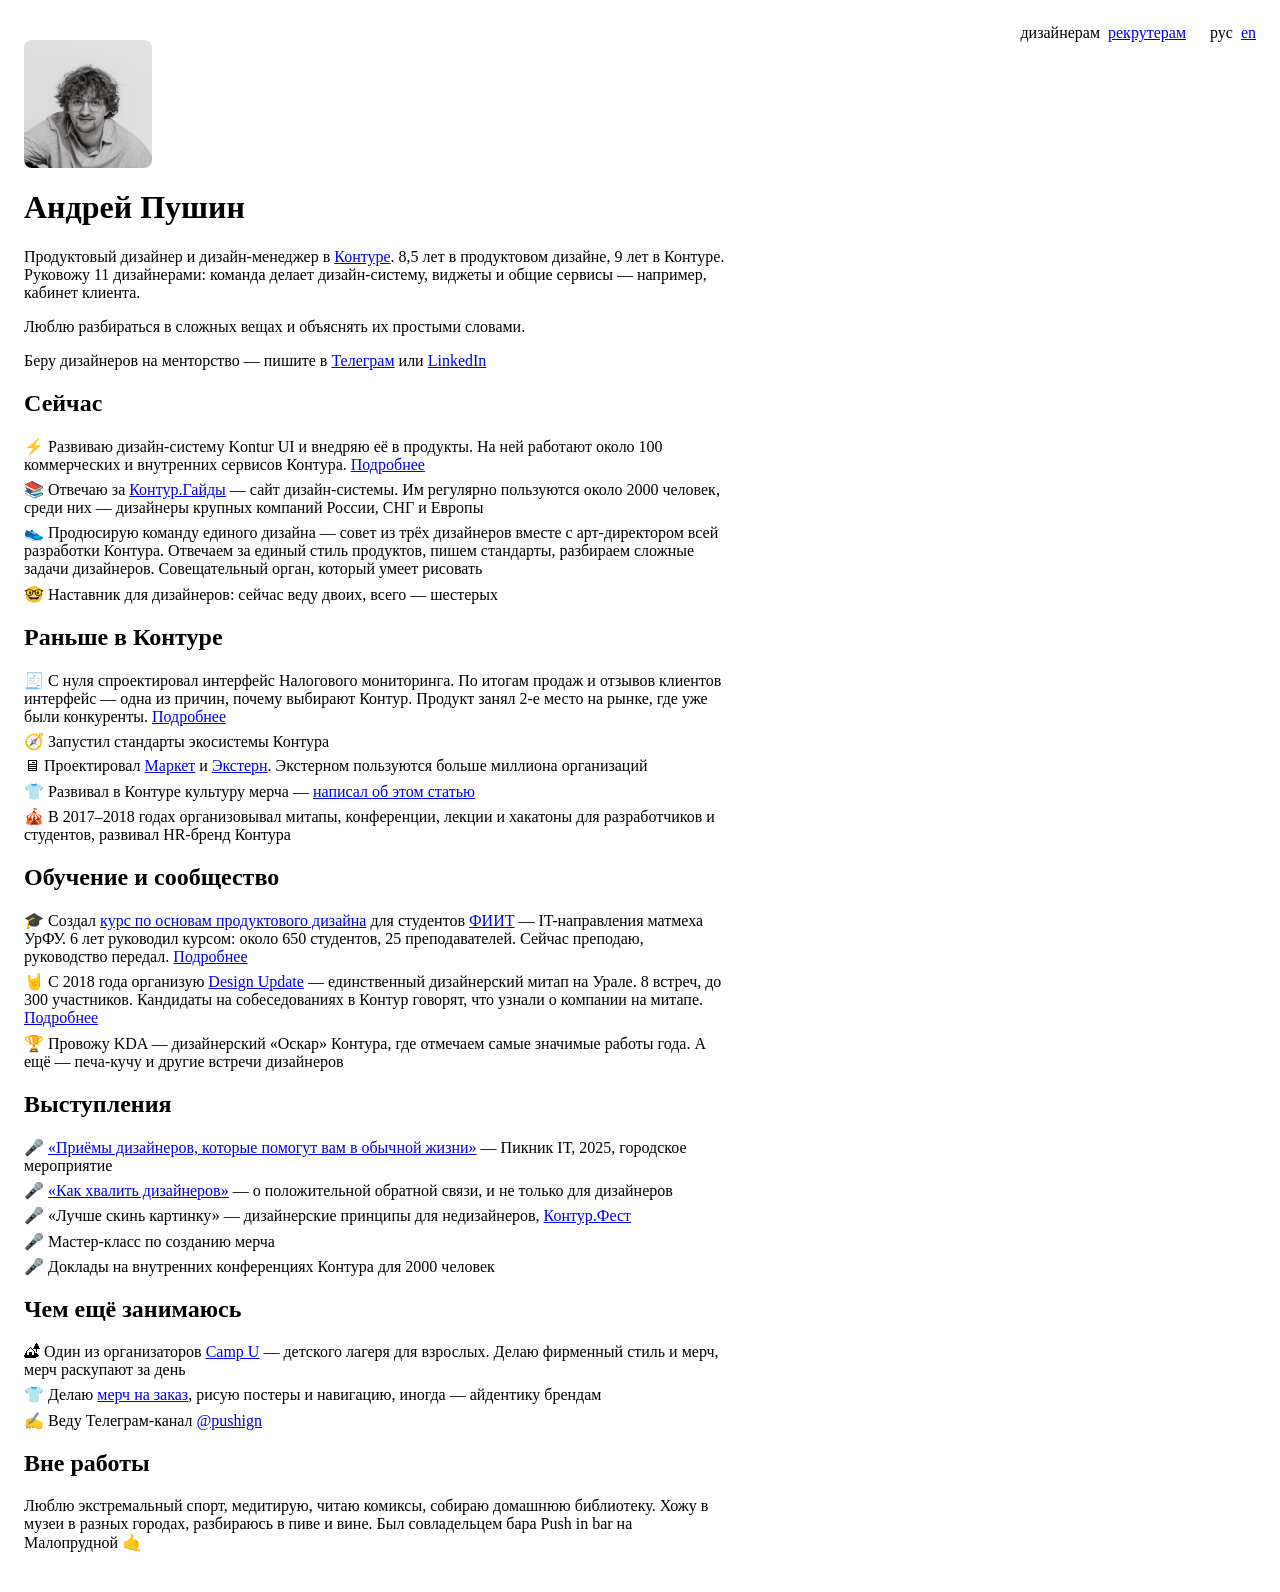
<file: index.html>
<!DOCTYPE html>
<html lang="ru">
<head>
    <meta charset="UTF-8">
    <meta name="viewport" content="width=device-width, initial-scale=1.0">
    <title>Андрей Пушин</title>
    <meta name="description" content="Продуктовый дизайнер и дизайн-менеджер в Контуре: 8,5 лет в дизайне, команда из 11 дизайнеров, дизайн-система Kontur UI для 100 продуктов.">
    <meta property="og:type" content="website">
    <meta property="og:locale" content="ru_RU">
    <meta property="og:url" content="https://www.pushinandrej.ru/">
    <meta property="og:title" content="Андрей Пушин">
    <meta property="og:description" content="Продуктовый дизайнер и дизайн-менеджер в Контуре: 8,5 лет в дизайне, команда из 11 дизайнеров, дизайн-система Kontur UI для 100 продуктов.">
    <meta property="og:image" content="https://www.pushinandrej.ru/photo.jpg">
    <link rel="alternate" hreflang="ru" href="https://www.pushinandrej.ru/">
    <link rel="alternate" hreflang="en" href="https://www.pushinandrej.ru/en/">
    <link rel="stylesheet" href="style.css">
</head>
<body>
    <nav class="switch">
        <span><b aria-current="page">дизайнерам</b> <a href="recruiters/">рекрутерам</a></span>
        <span><b aria-current="page">рус</b> <a href="en/">en</a></span>
    </nav>

    <img class="photo" src="photo.jpg" alt="Андрей Пушин">

    <h1>Андрей Пушин</h1>

    <p>
        Продуктовый дизайнер и дизайн-менеджер в <a href="https://kontur.ru/">Контуре</a>. 8,5 лет в продуктовом дизайне, 9 лет в Контуре. Руковожу 11 дизайнерами: команда делает дизайн-систему, виджеты и общие сервисы — например, кабинет клиента.
    </p>

    <p>
        Люблю разбираться в сложных вещах и объяснять их простыми словами.
    </p>

    <p>
        Беру дизайнеров на менторство — пишите в <a href="https://t.me/pushinandrej">Телеграм</a> или <a href="https://www.linkedin.com/in/pushinandrej/">LinkedIn</a>
    </p>

    <h2>Сейчас</h2>

    <ul class="emoji">
        <li>⚡️ Развиваю дизайн-систему Kontur UI и внедряю её в продукты. На ней работают около 100 коммерческих и внутренних сервисов Контура. <a href="cases/kontur-ui/">Подробнее</a></li>
        <li>📚 Отвечаю за <a href="https://guides.kontur.ru/">Контур.Гайды</a> — сайт дизайн-системы. Им регулярно пользуются около 2000 человек, среди них — дизайнеры крупных компаний России, СНГ и Европы</li>
        <li>👟 Продюсирую команду единого дизайна — совет из трёх дизайнеров вместе с арт-директором всей разработки Контура. Отвечаем за единый стиль продуктов, пишем стандарты, разбираем сложные задачи дизайнеров. Совещательный орган, который умеет рисовать</li>
        <li>🤓 Наставник для дизайнеров: сейчас веду двоих, всего — шестерых</li>
    </ul>

    <h2>Раньше в Контуре</h2>

    <ul class="emoji">
        <li>🧾 С нуля спроектировал интерфейс Налогового мониторинга. По итогам продаж и отзывов клиентов интерфейс — одна из причин, почему выбирают Контур. Продукт занял 2-е место на рынке, где уже были конкуренты. <a href="cases/tax-monitoring/">Подробнее</a></li>
        <li>🧭 Запустил стандарты экосистемы Контура</li>
        <li>🖥 Проектировал <a href="https://kontur.ru/market">Маркет</a> и <a href="https://kontur.ru/extern">Экстерн</a>. Экстерном пользуются больше миллиона организаций</li>
        <li>👕 Развивал в Контуре культуру мерча — <a href="https://medium.com/@pushinandrej/%D0%BC%D0%B5%D1%80%D1%87-%D0%BC%D0%B5%D1%80%D1%87-%D0%BC%D0%B5%D1%80%D1%87-20f6f4611e32">написал об этом статью</a></li>
        <li>🎪 В 2017–2018 годах организовывал митапы, конференции, лекции и хакатоны для разработчиков и студентов, развивал HR-бренд Контура</li>
    </ul>

    <h2>Обучение и сообщество</h2>

    <ul class="emoji">
        <li>🎓 Создал <a href="https://vk.com/@fiiturfu-kak-my-proveli-kurs-po-osnovam-dizaina-dlya-programmistov">курс по основам продуктового дизайна</a> для студентов <a href="https://vk.com/fiiturfu">ФИИТ</a> — IT-направления матмеха УрФУ. 6 лет руководил курсом: около 650 студентов, 25 преподавателей. Сейчас преподаю, руководство передал. <a href="cases/fiit/">Подробнее</a></li>
        <li>🤘 С 2018 года организую <a href="https://vk.com/designupd">Design Update</a> — единственный дизайнерский митап на Урале. 8 встреч, до 300 участников. Кандидаты на собеседованиях в Контур говорят, что узнали о компании на митапе. <a href="cases/design-update/">Подробнее</a></li>
        <li>🏆 Провожу KDA — дизайнерский «Оскар» Контура, где отмечаем самые значимые работы года. А ещё — печа-кучу и другие встречи дизайнеров</li>
    </ul>

    <h2>Выступления</h2>

    <ul class="emoji">
        <li>🎤 <a href="https://www.instagram.com/p/DObARlJjM_2/">«Приёмы дизайнеров, которые помогут вам в обычной жизни»</a> — Пикник IT, 2025, городское мероприятие</li>
        <li>🎤 <a href="https://www.youtube.com/watch?v=ip-nRP-AMJE">«Как хвалить дизайнеров»</a> — о положительной обратной связи, и не только для дизайнеров</li>
        <li>🎤 «Лучше скинь картинку» — дизайнерские принципы для недизайнеров, <a href="https://kontur.ru/lp/kontur-fest">Контур.Фест</a></li>
        <li>🎤 Мастер-класс по созданию мерча</li>
        <li>🎤 Доклады на внутренних конференциях Контура для 2000 человек</li>
    </ul>

    <h2>Чем ещё занимаюсь</h2>

    <ul class="emoji">
        <li>🏕 Один из организаторов <a href="https://t.me/camp_u">Camp U</a> — детского лагеря для взрослых. Делаю фирменный стиль и мерч, мерч раскупают за день</li>
        <li>👕 Делаю <a href="merch/">мерч на заказ</a>, рисую постеры и навигацию, иногда — айдентику брендам</li>
        <li>✍️ Веду Телеграм-канал <a href="https://t.me/pushign">@pushign</a></li>
    </ul>

    <h2>Вне работы</h2>

    <p>
        Люблю экстремальный спорт, медитирую, читаю комиксы, собираю домашнюю библиотеку. Хожу в музеи в разных городах, разбираюсь в пиве и вине. Был совладельцем бара Push in bar на Малопрудной 🤙
    </p>
</body>
</html>
</file>
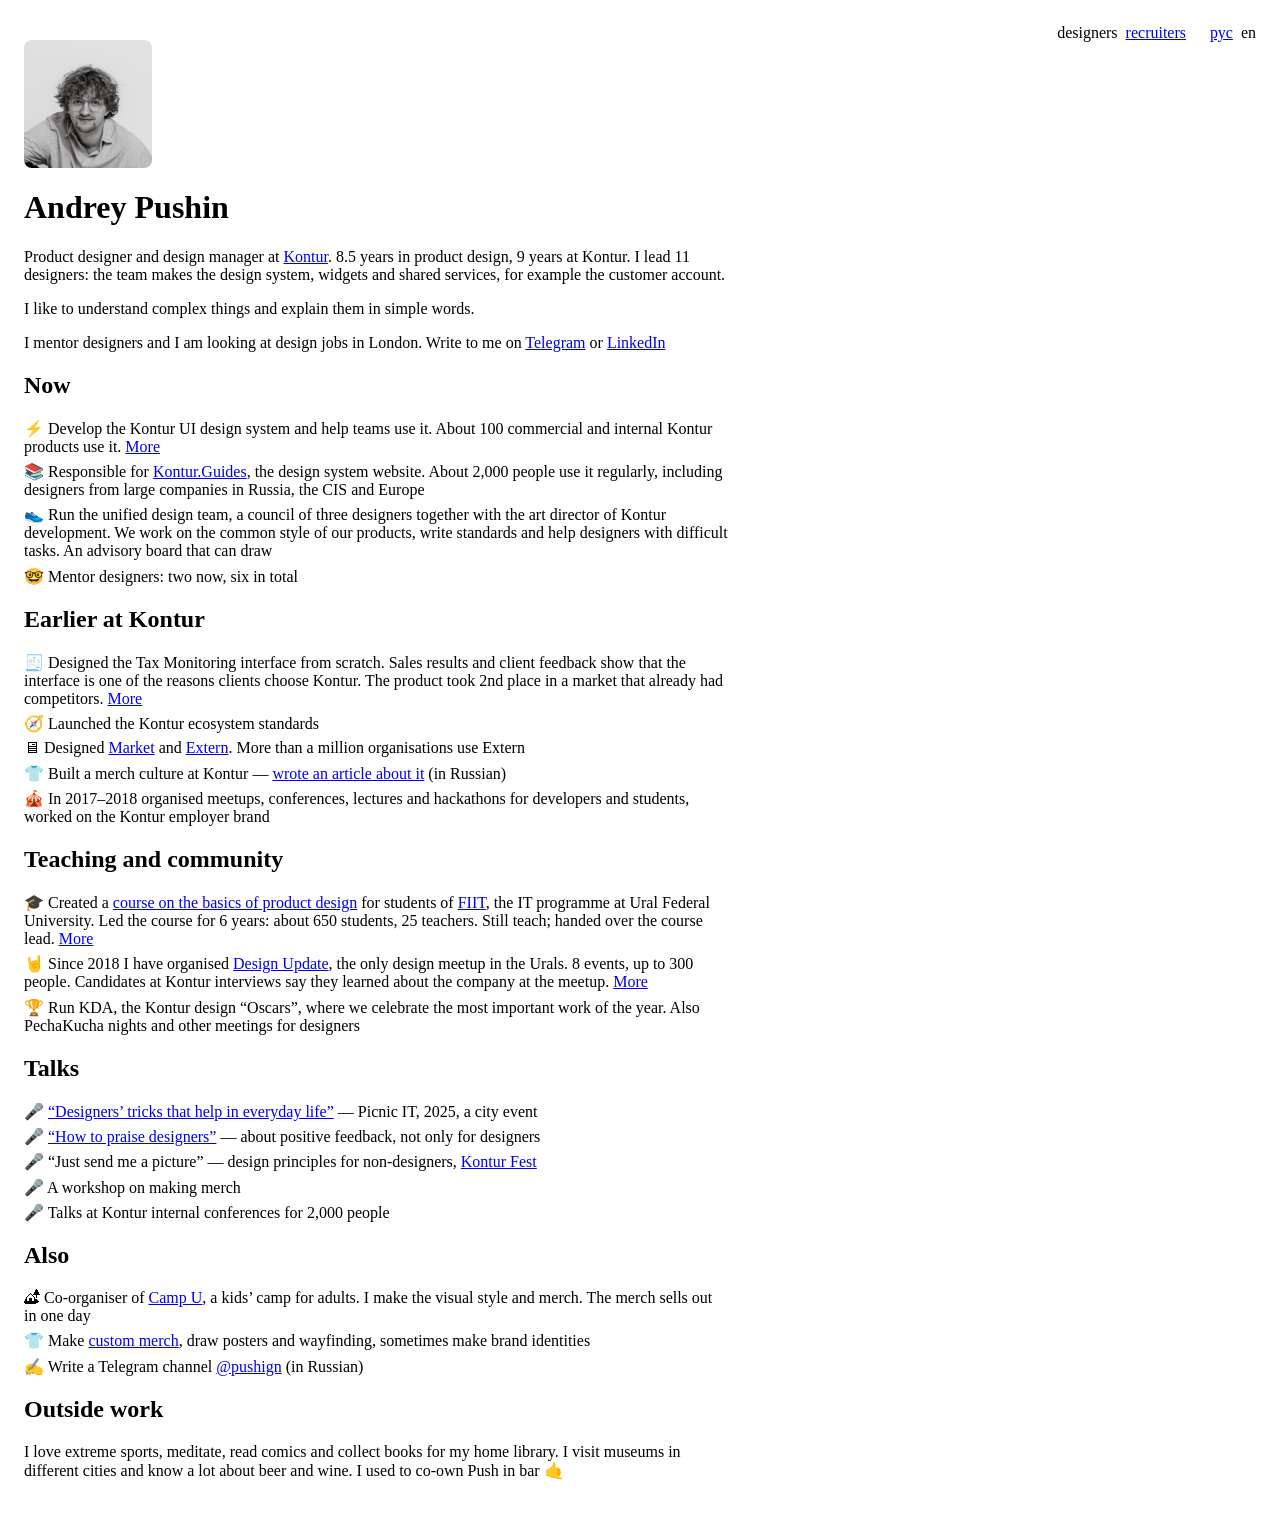
<file: en/index.html>
<!DOCTYPE html>
<html lang="en">
<head>
    <meta charset="UTF-8">
    <meta name="viewport" content="width=device-width, initial-scale=1.0">
    <title>Andrey Pushin</title>
    <meta name="description" content="Product designer and design manager at Kontur: 8.5 years in design, a team of 11 designers, the Kontur UI design system for 100 products.">
    <meta property="og:type" content="website">
    <meta property="og:locale" content="en_GB">
    <meta property="og:url" content="https://www.pushinandrej.ru/en/">
    <meta property="og:title" content="Andrey Pushin">
    <meta property="og:description" content="Product designer and design manager at Kontur: 8.5 years in design, a team of 11 designers, the Kontur UI design system for 100 products.">
    <meta property="og:image" content="https://www.pushinandrej.ru/photo.jpg">
    <link rel="alternate" hreflang="ru" href="https://www.pushinandrej.ru/">
    <link rel="alternate" hreflang="en" href="https://www.pushinandrej.ru/en/">
    <link rel="stylesheet" href="../style.css">
</head>
<body>
    <nav class="switch">
        <span><b aria-current="page">designers</b> <a href="recruiters/">recruiters</a></span>
        <span><a href="../">рус</a> <b aria-current="page">en</b></span>
    </nav>

    <img class="photo" src="../photo.jpg" alt="Andrey Pushin">

    <h1>Andrey Pushin</h1>

    <p>
        Product designer and design manager at <a href="https://kontur.ru/">Kontur</a>. 8.5 years in product design, 9 years at Kontur. I lead 11 designers: the team makes the design system, widgets and shared services, for example the customer account.
    </p>

    <p>
        I like to understand complex things and explain them in simple words.
    </p>

    <p>
        I mentor designers and I am looking at design jobs in London. Write to me on <a href="https://t.me/pushinandrej">Telegram</a> or <a href="https://www.linkedin.com/in/pushinandrej/">LinkedIn</a>
    </p>

    <h2>Now</h2>

    <ul class="emoji">
        <li>⚡️ Develop the Kontur UI design system and help teams use it. About 100 commercial and internal Kontur products use it. <a href="cases/kontur-ui/">More</a></li>
        <li>📚 Responsible for <a href="https://guides.kontur.ru/">Kontur.Guides</a>, the design system website. About 2,000 people use it regularly, including designers from large companies in Russia, the CIS and Europe</li>
        <li>👟 Run the unified design team, a council of three designers together with the art director of Kontur development. We work on the common style of our products, write standards and help designers with difficult tasks. An advisory board that can draw</li>
        <li>🤓 Mentor designers: two now, six in total</li>
    </ul>

    <h2>Earlier at Kontur</h2>

    <ul class="emoji">
        <li>🧾 Designed the Tax Monitoring interface from scratch. Sales results and client feedback show that the interface is one of the reasons clients choose Kontur. The product took 2nd place in a market that already had competitors. <a href="cases/tax-monitoring/">More</a></li>
        <li>🧭 Launched the Kontur ecosystem standards</li>
        <li>🖥 Designed <a href="https://kontur.ru/market">Market</a> and <a href="https://kontur.ru/extern">Extern</a>. More than a million organisations use Extern</li>
        <li>👕 Built a merch culture at Kontur — <a href="https://medium.com/@pushinandrej/%D0%BC%D0%B5%D1%80%D1%87-%D0%BC%D0%B5%D1%80%D1%87-%D0%BC%D0%B5%D1%80%D1%87-20f6f4611e32">wrote an article about it</a> (in Russian)</li>
        <li>🎪 In 2017–2018 organised meetups, conferences, lectures and hackathons for developers and students, worked on the Kontur employer brand</li>
    </ul>

    <h2>Teaching and community</h2>

    <ul class="emoji">
        <li>🎓 Created a <a href="https://vk.com/@fiiturfu-kak-my-proveli-kurs-po-osnovam-dizaina-dlya-programmistov">course on the basics of product design</a> for students of <a href="https://vk.com/fiiturfu">FIIT</a>, the IT programme at Ural Federal University. Led the course for 6 years: about 650 students, 25 teachers. Still teach; handed over the course lead. <a href="cases/fiit/">More</a></li>
        <li>🤘 Since 2018 I have organised <a href="https://vk.com/designupd">Design Update</a>, the only design meetup in the Urals. 8 events, up to 300 people. Candidates at Kontur interviews say they learned about the company at the meetup. <a href="cases/design-update/">More</a></li>
        <li>🏆 Run KDA, the Kontur design “Oscars”, where we celebrate the most important work of the year. Also PechaKucha nights and other meetings for designers</li>
    </ul>

    <h2>Talks</h2>

    <ul class="emoji">
        <li>🎤 <a href="https://www.instagram.com/p/DObARlJjM_2/">“Designers’ tricks that help in everyday life”</a> — Picnic IT, 2025, a city event</li>
        <li>🎤 <a href="https://www.youtube.com/watch?v=ip-nRP-AMJE">“How to praise designers”</a> — about positive feedback, not only for designers</li>
        <li>🎤 “Just send me a picture” — design principles for non-designers, <a href="https://kontur.ru/lp/kontur-fest">Kontur Fest</a></li>
        <li>🎤 A workshop on making merch</li>
        <li>🎤 Talks at Kontur internal conferences for 2,000 people</li>
    </ul>

    <h2>Also</h2>

    <ul class="emoji">
        <li>🏕 Co-organiser of <a href="https://t.me/camp_u">Camp U</a>, a kids’ camp for adults. I make the visual style and merch. The merch sells out in one day</li>
        <li>👕 Make <a href="merch/">custom merch</a>, draw posters and wayfinding, sometimes make brand identities</li>
        <li>✍️ Write a Telegram channel <a href="https://t.me/pushign">@pushign</a> (in Russian)</li>
    </ul>

    <h2>Outside work</h2>

    <p>
        I love extreme sports, meditate, read comics and collect books for my home library. I visit museums in different cities and know a lot about beer and wine. I used to co-own Push in bar 🤙
    </p>
</body>
</html>
</file>
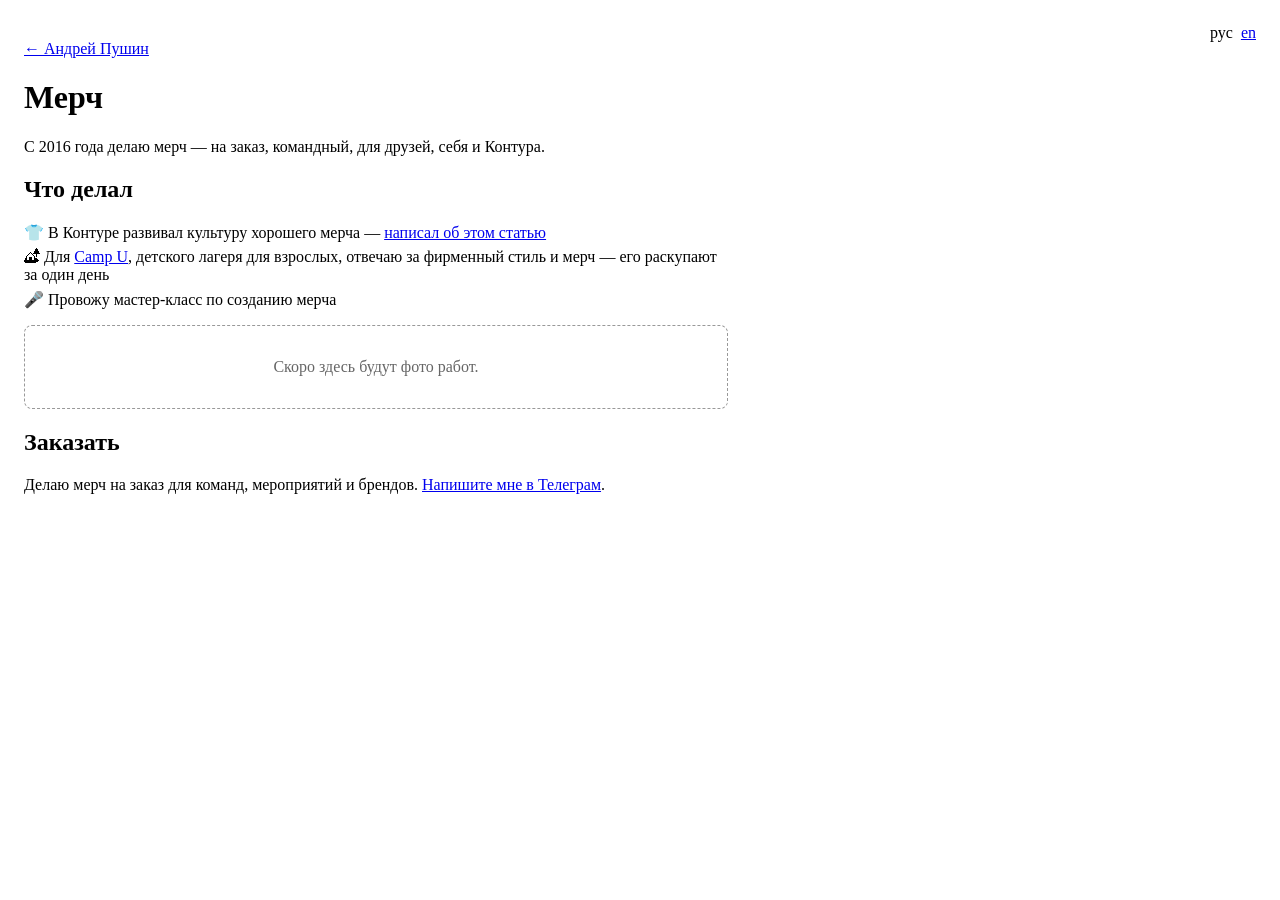
<file: merch/index.html>
<!DOCTYPE html>
<html lang="ru">
<head>
    <meta charset="UTF-8">
    <meta name="viewport" content="width=device-width, initial-scale=1.0">
    <title>Мерч — Андрей Пушин</title>
    <meta name="description" content="Мерч на заказ: командный, для мероприятий и брендов. Делаю с 2016 года.">
    <!-- Заготовка: не показывать в поиске, пока страница не готова -->
    <meta name="robots" content="noindex">
    <meta property="og:type" content="website">
    <meta property="og:locale" content="ru_RU">
    <meta property="og:url" content="https://www.pushinandrej.ru/merch/">
    <meta property="og:title" content="Мерч — Андрей Пушин">
    <meta property="og:description" content="Мерч на заказ: командный, для мероприятий и брендов. Делаю с 2016 года.">
    <meta property="og:image" content="https://www.pushinandrej.ru/photo.jpg">
    <link rel="alternate" hreflang="ru" href="https://www.pushinandrej.ru/merch/">
    <link rel="alternate" hreflang="en" href="https://www.pushinandrej.ru/en/merch/">
    <link rel="stylesheet" href="../style.css">
</head>
<body>
    <nav class="switch">
        <span><b aria-current="page">рус</b> <a href="../en/merch/">en</a></span>
    </nav>

    <p><a href="../">← Андрей Пушин</a></p>

    <h1>Мерч</h1>

    <p>
        С 2016 года делаю мерч — на заказ, командный, для друзей, себя и Контура.
    </p>

    <h2>Что делал</h2>

    <ul class="emoji">
        <li>👕 В Контуре развивал культуру хорошего мерча — <a href="https://medium.com/@pushinandrej/%D0%BC%D0%B5%D1%80%D1%87-%D0%BC%D0%B5%D1%80%D1%87-%D0%BC%D0%B5%D1%80%D1%87-20f6f4611e32">написал об этом статью</a></li>
        <li>🏕 Для <a href="https://t.me/camp_u">Camp U</a>, детского лагеря для взрослых, отвечаю за фирменный стиль и мерч — его раскупают за один день</li>
        <li>🎤 Провожу мастер-класс по созданию мерча</li>
    </ul>

    <!-- TODO: фото работ (5–10), для кого и что делал -->
    <p class="placeholder">Скоро здесь будут фото работ.</p>

    <h2>Заказать</h2>

    <p>
        Делаю мерч на заказ для команд, мероприятий и брендов. <a href="https://t.me/pushinandrej">Напишите мне в Телеграм</a>.
    </p>
</body>
</html>
</file>
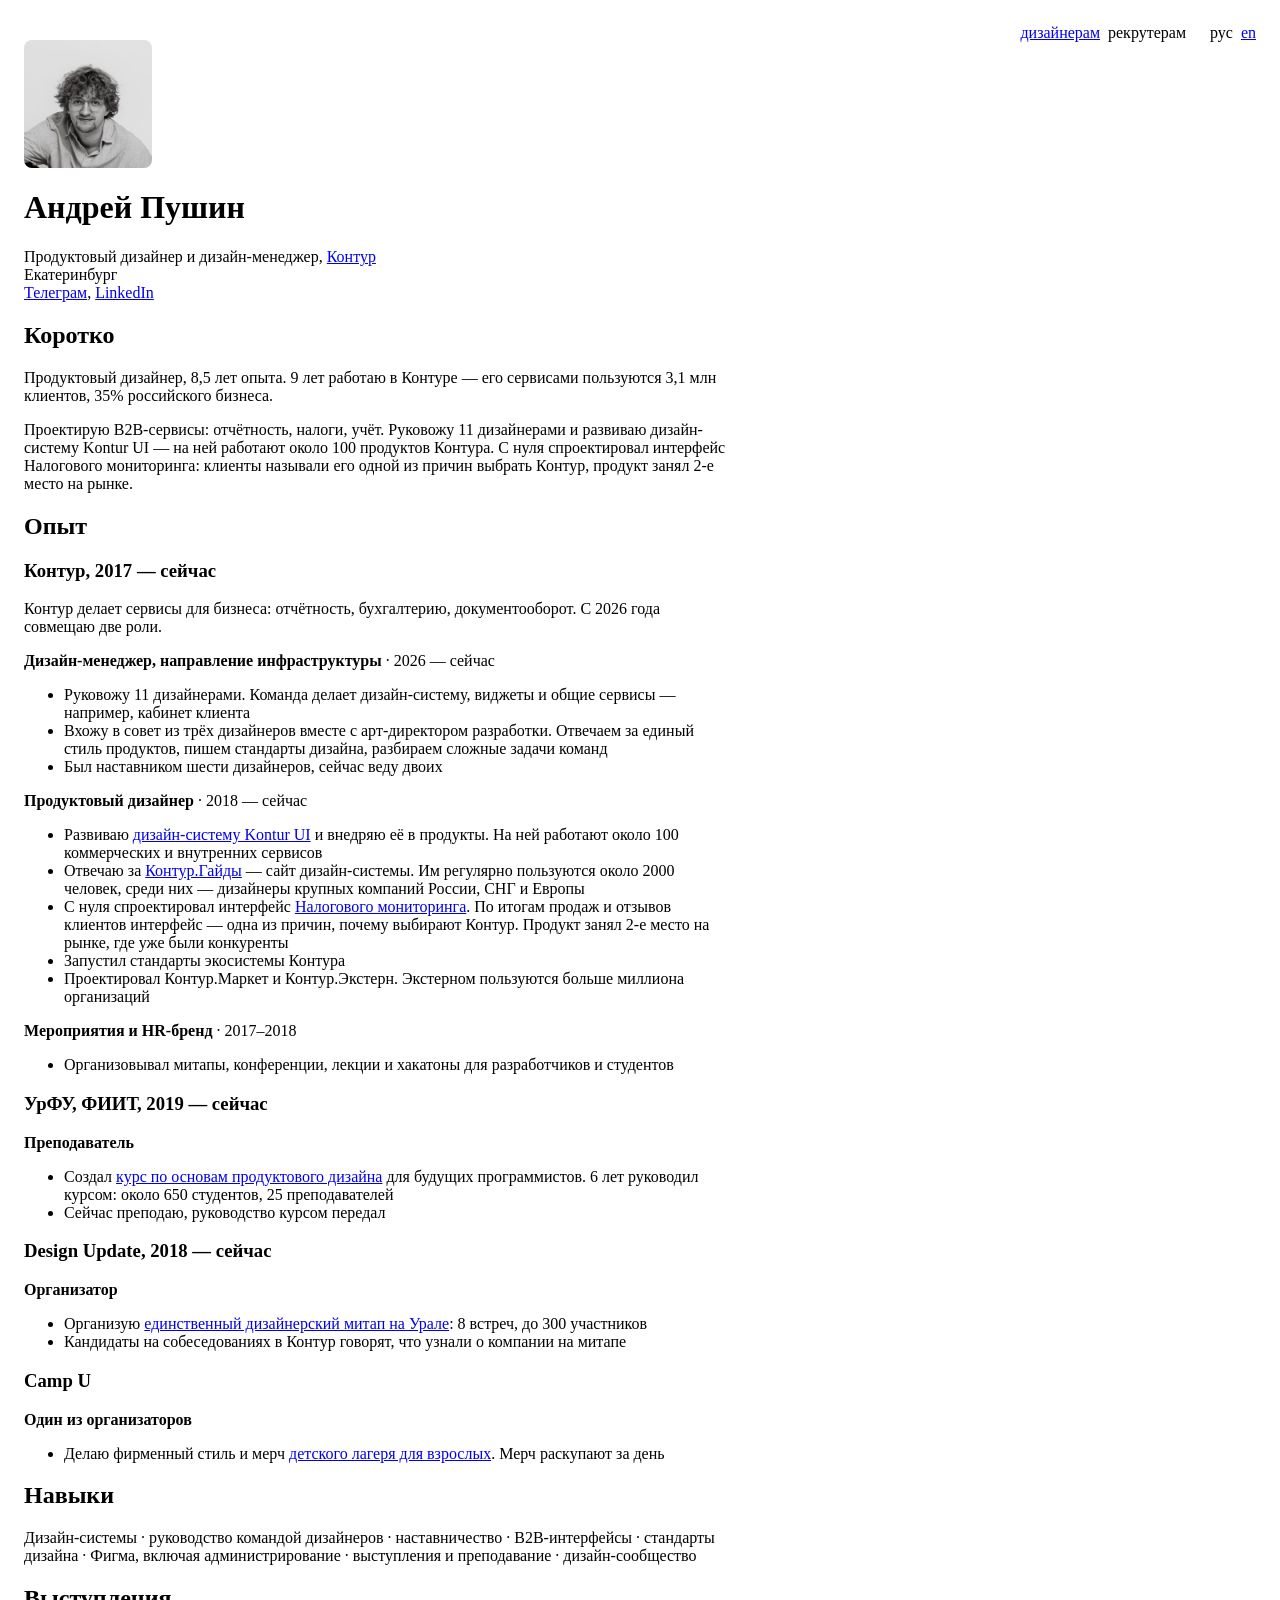
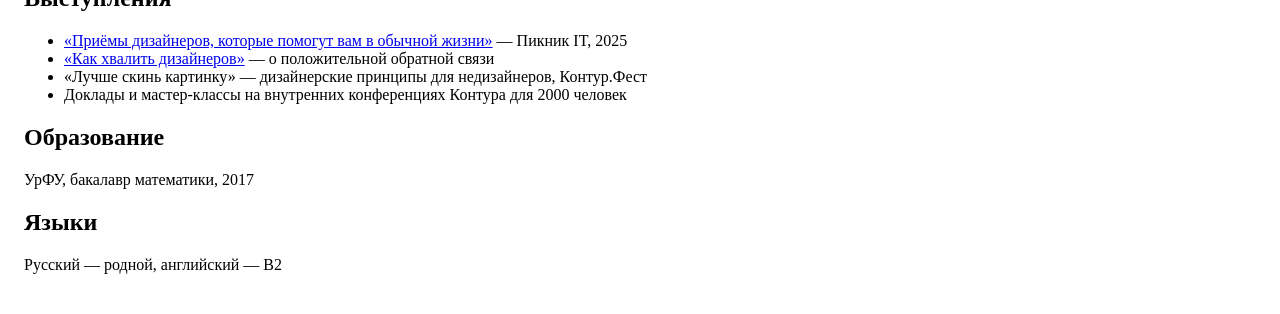
<file: recruiters/index.html>
<!DOCTYPE html>
<html lang="ru">
<head>
    <meta charset="UTF-8">
    <meta name="viewport" content="width=device-width, initial-scale=1.0">
    <title>Андрей Пушин — резюме</title>
    <meta name="description" content="Продуктовый дизайнер и дизайн-менеджер в Контуре. 8 лет проектирую B2B-сервисы, руковожу 11 дизайнерами, развиваю дизайн-систему Kontur UI.">
    <meta property="og:type" content="website">
    <meta property="og:locale" content="ru_RU">
    <meta property="og:url" content="https://www.pushinandrej.ru/recruiters/">
    <meta property="og:title" content="Андрей Пушин — резюме">
    <meta property="og:description" content="Продуктовый дизайнер и дизайн-менеджер в Контуре. 8 лет проектирую B2B-сервисы, руковожу 11 дизайнерами, развиваю дизайн-систему Kontur UI.">
    <meta property="og:image" content="https://www.pushinandrej.ru/photo.jpg">
    <link rel="alternate" hreflang="ru" href="https://www.pushinandrej.ru/recruiters/">
    <link rel="alternate" hreflang="en" href="https://www.pushinandrej.ru/en/recruiters/">
    <link rel="stylesheet" href="../style.css">
</head>
<body>
    <nav class="switch">
        <span><a href="../">дизайнерам</a> <b aria-current="page">рекрутерам</b></span>
        <span><b aria-current="page">рус</b> <a href="../en/recruiters/">en</a></span>
    </nav>

    <img class="photo" src="../photo.jpg" alt="Андрей Пушин">

    <h1>Андрей Пушин</h1>

    <p>
        Продуктовый дизайнер и дизайн-менеджер, <a href="https://kontur.ru/">Контур</a><br>
        Екатеринбург<br>
        <a href="https://t.me/pushinandrej">Телеграм</a>, <a href="https://www.linkedin.com/in/pushinandrej/">LinkedIn</a>
    </p>

    <h2>Коротко</h2>

    <p>
        Продуктовый дизайнер, 8,5 лет опыта. 9 лет работаю в Контуре — его сервисами пользуются 3,1 млн клиентов, 35% российского бизнеса.
    </p>

    <p>
        Проектирую B2B-сервисы: отчётность, налоги, учёт. Руковожу 11 дизайнерами и развиваю дизайн-систему Kontur UI — на ней работают около 100 продуктов Контура. С нуля спроектировал интерфейс Налогового мониторинга: клиенты называли его одной из причин выбрать Контур, продукт занял 2-е место на рынке.
    </p>

    <h2>Опыт</h2>

    <h3>Контур, 2017 — сейчас</h3>

    <p>Контур делает сервисы для бизнеса: отчётность, бухгалтерию, документооборот. С 2026 года совмещаю две роли.</p>

    <p><b>Дизайн-менеджер, направление инфраструктуры</b> · 2026 — сейчас</p>
    <ul>
        <li>Руковожу 11 дизайнерами. Команда делает дизайн-систему, виджеты и общие сервисы — например, кабинет клиента</li>
        <li>Вхожу в совет из трёх дизайнеров вместе с арт-директором разработки. Отвечаем за единый стиль продуктов, пишем стандарты дизайна, разбираем сложные задачи команд</li>
        <li>Был наставником шести дизайнеров, сейчас веду двоих</li>
    </ul>

    <p><b>Продуктовый дизайнер</b> · 2018 — сейчас</p>
    <ul>
        <li>Развиваю <a href="../cases/kontur-ui/">дизайн-систему Kontur UI</a> и внедряю её в продукты. На ней работают около 100 коммерческих и внутренних сервисов</li>
        <li>Отвечаю за <a href="https://guides.kontur.ru/">Контур.Гайды</a> — сайт дизайн-системы. Им регулярно пользуются около 2000 человек, среди них — дизайнеры крупных компаний России, СНГ и Европы</li>
        <li>С нуля спроектировал интерфейс <a href="../cases/tax-monitoring/">Налогового мониторинга</a>. По итогам продаж и отзывов клиентов интерфейс — одна из причин, почему выбирают Контур. Продукт занял 2-е место на рынке, где уже были конкуренты</li>
        <li>Запустил стандарты экосистемы Контура</li>
        <li>Проектировал Контур.Маркет и Контур.Экстерн. Экстерном пользуются больше миллиона организаций</li>
    </ul>

    <p><b>Мероприятия и HR-бренд</b> · 2017–2018</p>
    <ul>
        <li>Организовывал митапы, конференции, лекции и хакатоны для разработчиков и студентов</li>
    </ul>

    <h3>УрФУ, ФИИТ, 2019 — сейчас</h3>

    <p><b>Преподаватель</b></p>
    <ul>
        <li>Создал <a href="../cases/fiit/">курс по основам продуктового дизайна</a> для будущих программистов. 6 лет руководил курсом: около 650 студентов, 25 преподавателей</li>
        <li>Сейчас преподаю, руководство курсом передал</li>
    </ul>

    <h3>Design Update, 2018 — сейчас</h3>

    <p><b>Организатор</b></p>
    <ul>
        <li>Организую <a href="../cases/design-update/">единственный дизайнерский митап на Урале</a>: 8 встреч, до 300 участников</li>
        <li>Кандидаты на собеседованиях в Контур говорят, что узнали о компании на митапе</li>
    </ul>

    <h3>Camp U</h3>

    <p><b>Один из организаторов</b></p>
    <ul>
        <li>Делаю фирменный стиль и мерч <a href="https://t.me/camp_u">детского лагеря для взрослых</a>. Мерч раскупают за день</li>
    </ul>

    <h2>Навыки</h2>

    <p>
        Дизайн-системы · руководство командой дизайнеров · наставничество · B2B-интерфейсы · стандарты дизайна · Фигма, включая администрирование · выступления и преподавание · дизайн-сообщество
    </p>

    <h2>Выступления</h2>

    <ul>
        <li><a href="https://www.instagram.com/p/DObARlJjM_2/">«Приёмы дизайнеров, которые помогут вам в обычной жизни»</a> — Пикник IT, 2025</li>
        <li><a href="https://www.youtube.com/watch?v=ip-nRP-AMJE">«Как хвалить дизайнеров»</a> — о положительной обратной связи</li>
        <li>«Лучше скинь картинку» — дизайнерские принципы для недизайнеров, Контур.Фест</li>
        <li>Доклады и мастер-классы на внутренних конференциях Контура для 2000 человек</li>
    </ul>

    <h2>Образование</h2>

    <p>
        УрФУ, бакалавр математики, 2017
    </p>

    <h2>Языки</h2>

    <p>
        Русский — родной, английский — B2
    </p>
</body>
</html>
</file>
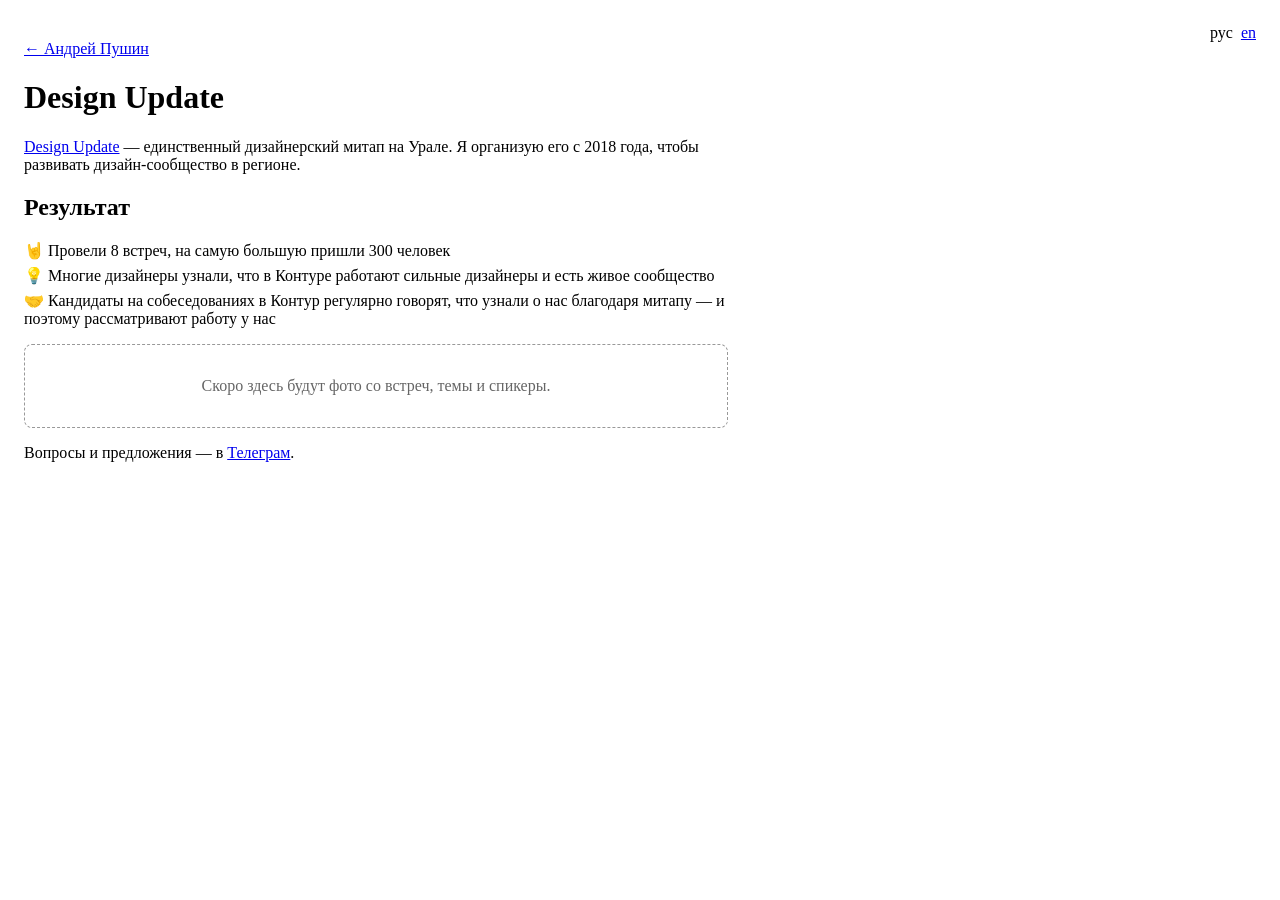
<file: cases/design-update/index.html>
<!DOCTYPE html>
<html lang="ru">
<head>
    <meta charset="UTF-8">
    <meta name="viewport" content="width=device-width, initial-scale=1.0">
    <title>Design Update — Андрей Пушин</title>
    <meta name="description" content="Design Update — единственный дизайнерский митап на Урале: 8 встреч, до 300 участников.">
    <!-- Заготовка: не показывать в поиске, пока страница не готова -->
    <meta name="robots" content="noindex">
    <meta property="og:type" content="website">
    <meta property="og:locale" content="ru_RU">
    <meta property="og:url" content="https://www.pushinandrej.ru/cases/design-update/">
    <meta property="og:title" content="Design Update — Андрей Пушин">
    <meta property="og:description" content="Design Update — единственный дизайнерский митап на Урале: 8 встреч, до 300 участников.">
    <meta property="og:image" content="https://www.pushinandrej.ru/photo.jpg">
    <link rel="alternate" hreflang="ru" href="https://www.pushinandrej.ru/cases/design-update/">
    <link rel="alternate" hreflang="en" href="https://www.pushinandrej.ru/en/cases/design-update/">
    <link rel="stylesheet" href="../../style.css">
</head>
<body>
    <nav class="switch">
        <span><b aria-current="page">рус</b> <a href="../../en/cases/design-update/">en</a></span>
    </nav>

    <p><a href="../../">← Андрей Пушин</a></p>

    <h1>Design Update</h1>

    <p>
        <a href="https://vk.com/designupd">Design Update</a> — единственный дизайнерский митап на Урале. Я организую его с 2018 года, чтобы развивать дизайн-сообщество в регионе.
    </p>

    <h2>Результат</h2>

    <ul class="emoji">
        <li>🤘 Провели 8 встреч, на самую большую пришли 300 человек</li>
        <li>💡 Многие дизайнеры узнали, что в Контуре работают сильные дизайнеры и есть живое сообщество</li>
        <li>🤝 Кандидаты на собеседованиях в Контур регулярно говорят, что узнали о нас благодаря митапу — и поэтому рассматривают работу у нас</li>
    </ul>

    <!-- TODO: темы и спикеры, как устроена организация, фото со встреч -->
    <p class="placeholder">Скоро здесь будут фото со встреч, темы и спикеры.</p>

    <p>Вопросы и предложения — в <a href="https://t.me/pushinandrej">Телеграм</a>.</p>
</body>
</html>
</file>
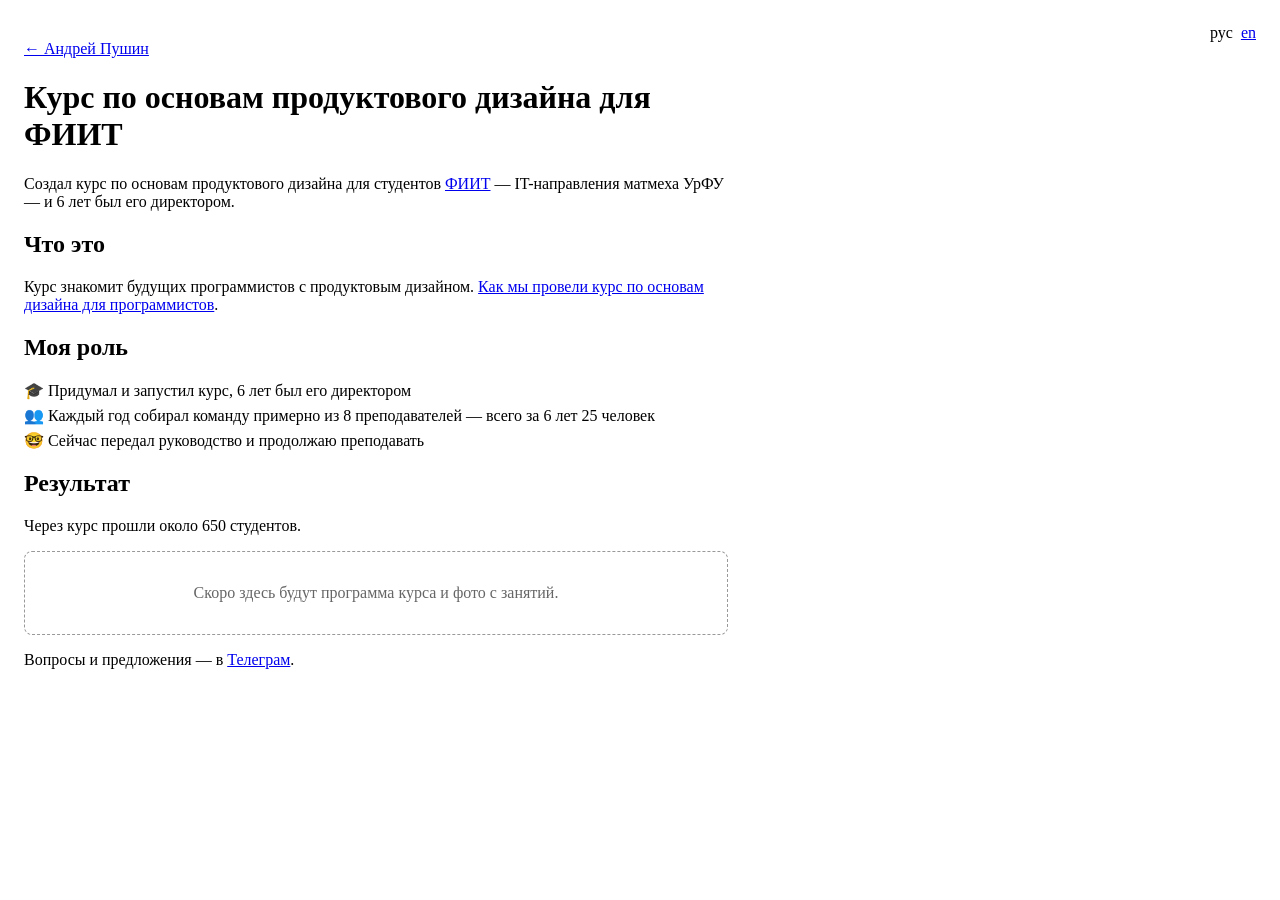
<file: cases/fiit/index.html>
<!DOCTYPE html>
<html lang="ru">
<head>
    <meta charset="UTF-8">
    <meta name="viewport" content="width=device-width, initial-scale=1.0">
    <title>Курс по продуктовому дизайну для ФИИТ — Андрей Пушин</title>
    <meta name="description" content="Создал курс по основам продуктового дизайна для студентов ФИИТ УрФУ: 6 лет директором, около 650 студентов, 25 преподавателей.">
    <!-- Заготовка: не показывать в поиске, пока страница не готова -->
    <meta name="robots" content="noindex">
    <meta property="og:type" content="website">
    <meta property="og:locale" content="ru_RU">
    <meta property="og:url" content="https://www.pushinandrej.ru/cases/fiit/">
    <meta property="og:title" content="Курс по продуктовому дизайну для ФИИТ — Андрей Пушин">
    <meta property="og:description" content="Создал курс по основам продуктового дизайна для студентов ФИИТ УрФУ: 6 лет директором, около 650 студентов, 25 преподавателей.">
    <meta property="og:image" content="https://www.pushinandrej.ru/photo.jpg">
    <link rel="alternate" hreflang="ru" href="https://www.pushinandrej.ru/cases/fiit/">
    <link rel="alternate" hreflang="en" href="https://www.pushinandrej.ru/en/cases/fiit/">
    <link rel="stylesheet" href="../../style.css">
</head>
<body>
    <nav class="switch">
        <span><b aria-current="page">рус</b> <a href="../../en/cases/fiit/">en</a></span>
    </nav>

    <p><a href="../../">← Андрей Пушин</a></p>

    <h1>Курс по основам продуктового дизайна для ФИИТ</h1>

    <p>
        Создал курс по основам продуктового дизайна для студентов <a href="https://vk.com/fiiturfu">ФИИТ</a> — IT-направления матмеха УрФУ — и 6 лет был его директором.
    </p>

    <h2>Что это</h2>

    <p>
        Курс знакомит будущих программистов с продуктовым дизайном. <a href="https://vk.com/@fiiturfu-kak-my-proveli-kurs-po-osnovam-dizaina-dlya-programmistov">Как мы провели курс по основам дизайна для программистов</a>.
    </p>

    <h2>Моя роль</h2>

    <ul class="emoji">
        <li>🎓 Придумал и запустил курс, 6 лет был его директором</li>
        <li>👥 Каждый год собирал команду примерно из 8 преподавателей — всего за 6 лет 25 человек</li>
        <li>🤓 Сейчас передал руководство и продолжаю преподавать</li>
    </ul>

    <h2>Результат</h2>

    <p>
        Через курс прошли около 650 студентов.
    </p>

    <!-- TODO: программа курса, формат, отзывы студентов, фото с занятий -->
    <p class="placeholder">Скоро здесь будут программа курса и фото с занятий.</p>

    <p>Вопросы и предложения — в <a href="https://t.me/pushinandrej">Телеграм</a>.</p>
</body>
</html>
</file>
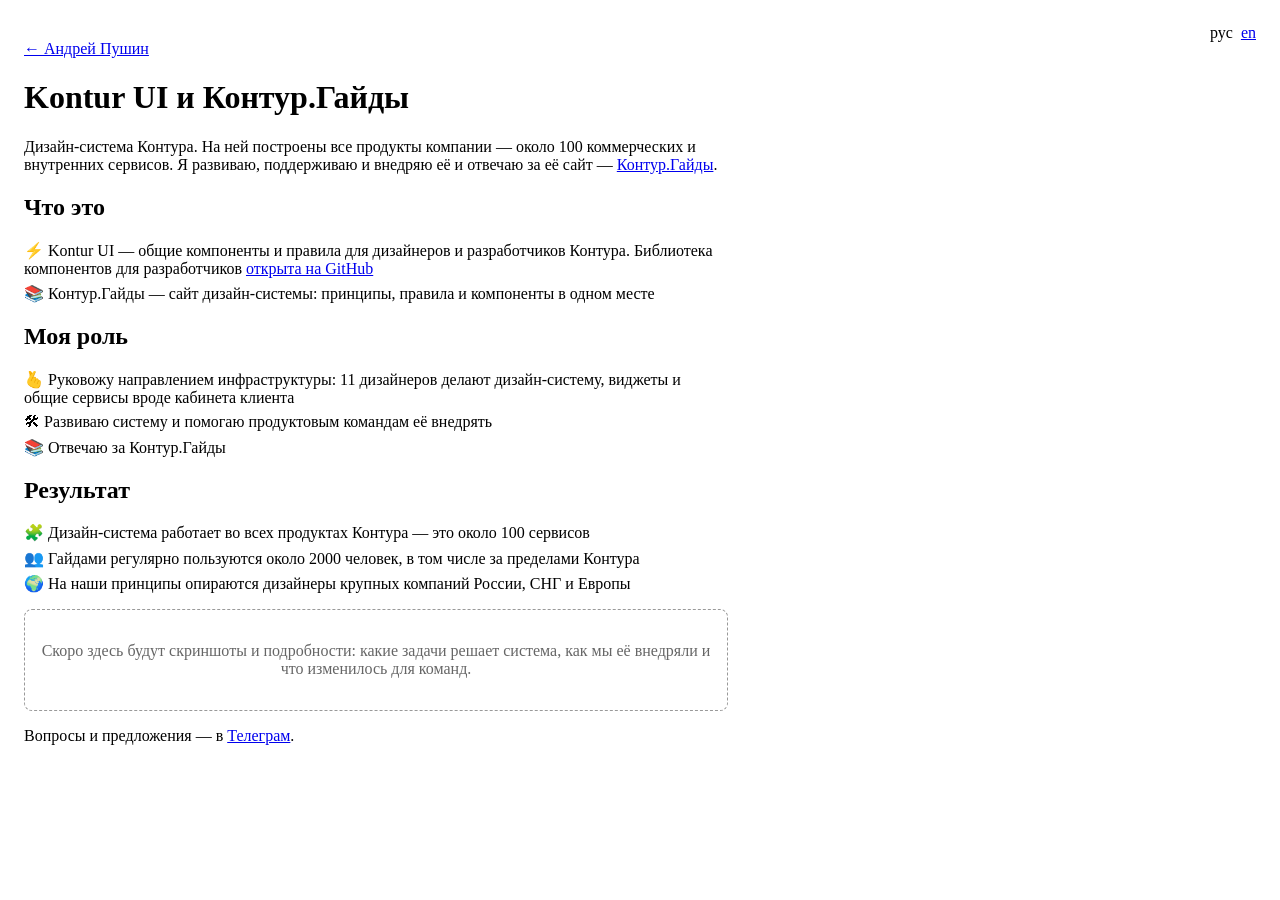
<file: cases/kontur-ui/index.html>
<!DOCTYPE html>
<html lang="ru">
<head>
    <meta charset="UTF-8">
    <meta name="viewport" content="width=device-width, initial-scale=1.0">
    <title>Kontur UI и Контур.Гайды — Андрей Пушин</title>
    <meta name="description" content="Дизайн-система Контура: около 100 продуктов, сайт Контур.Гайды, около 2000 регулярных пользователей.">
    <!-- Заготовка: не показывать в поиске, пока страница не готова -->
    <meta name="robots" content="noindex">
    <meta property="og:type" content="website">
    <meta property="og:locale" content="ru_RU">
    <meta property="og:url" content="https://www.pushinandrej.ru/cases/kontur-ui/">
    <meta property="og:title" content="Kontur UI и Контур.Гайды — Андрей Пушин">
    <meta property="og:description" content="Дизайн-система Контура: около 100 продуктов, сайт Контур.Гайды, около 2000 регулярных пользователей.">
    <meta property="og:image" content="https://www.pushinandrej.ru/photo.jpg">
    <link rel="alternate" hreflang="ru" href="https://www.pushinandrej.ru/cases/kontur-ui/">
    <link rel="alternate" hreflang="en" href="https://www.pushinandrej.ru/en/cases/kontur-ui/">
    <link rel="stylesheet" href="../../style.css">
</head>
<body>
    <nav class="switch">
        <span><b aria-current="page">рус</b> <a href="../../en/cases/kontur-ui/">en</a></span>
    </nav>

    <p><a href="../../">← Андрей Пушин</a></p>

    <h1>Kontur UI и Контур.Гайды</h1>

    <p>
        Дизайн-система Контура. На ней построены все продукты компании — около 100 коммерческих и внутренних сервисов. Я развиваю, поддерживаю и внедряю её и отвечаю за её сайт — <a href="https://guides.kontur.ru/">Контур.Гайды</a>.
    </p>

    <h2>Что это</h2>

    <ul class="emoji">
        <li>⚡️ Kontur UI — общие компоненты и правила для дизайнеров и разработчиков Контура. Библиотека компонентов для разработчиков <a href="https://github.com/skbkontur/retail-ui">открыта на GitHub</a></li>
        <li>📚 Контур.Гайды — сайт дизайн-системы: принципы, правила и компоненты в одном месте</li>
    </ul>

    <h2>Моя роль</h2>

    <ul class="emoji">
        <li>🫰 Руковожу направлением инфраструктуры: 11 дизайнеров делают дизайн-систему, виджеты и общие сервисы вроде кабинета клиента</li>
        <li>🛠 Развиваю систему и помогаю продуктовым командам её внедрять</li>
        <li>📚 Отвечаю за Контур.Гайды</li>
    </ul>

    <h2>Результат</h2>

    <ul class="emoji">
        <li>🧩 Дизайн-система работает во всех продуктах Контура — это около 100 сервисов</li>
        <li>👥 Гайдами регулярно пользуются около 2000 человек, в том числе за пределами Контура</li>
        <li>🌍 На наши принципы опираются дизайнеры крупных компаний России, СНГ и Европы</li>
    </ul>

    <!-- TODO: какие проблемы решала система, как внедряли, что изменилось для команд (скорость, единообразие), скриншоты Гайдов -->
    <p class="placeholder">Скоро здесь будут скриншоты и подробности: какие задачи решает система, как мы её внедряли и что изменилось для команд.</p>

    <p>Вопросы и предложения — в <a href="https://t.me/pushinandrej">Телеграм</a>.</p>
</body>
</html>
</file>
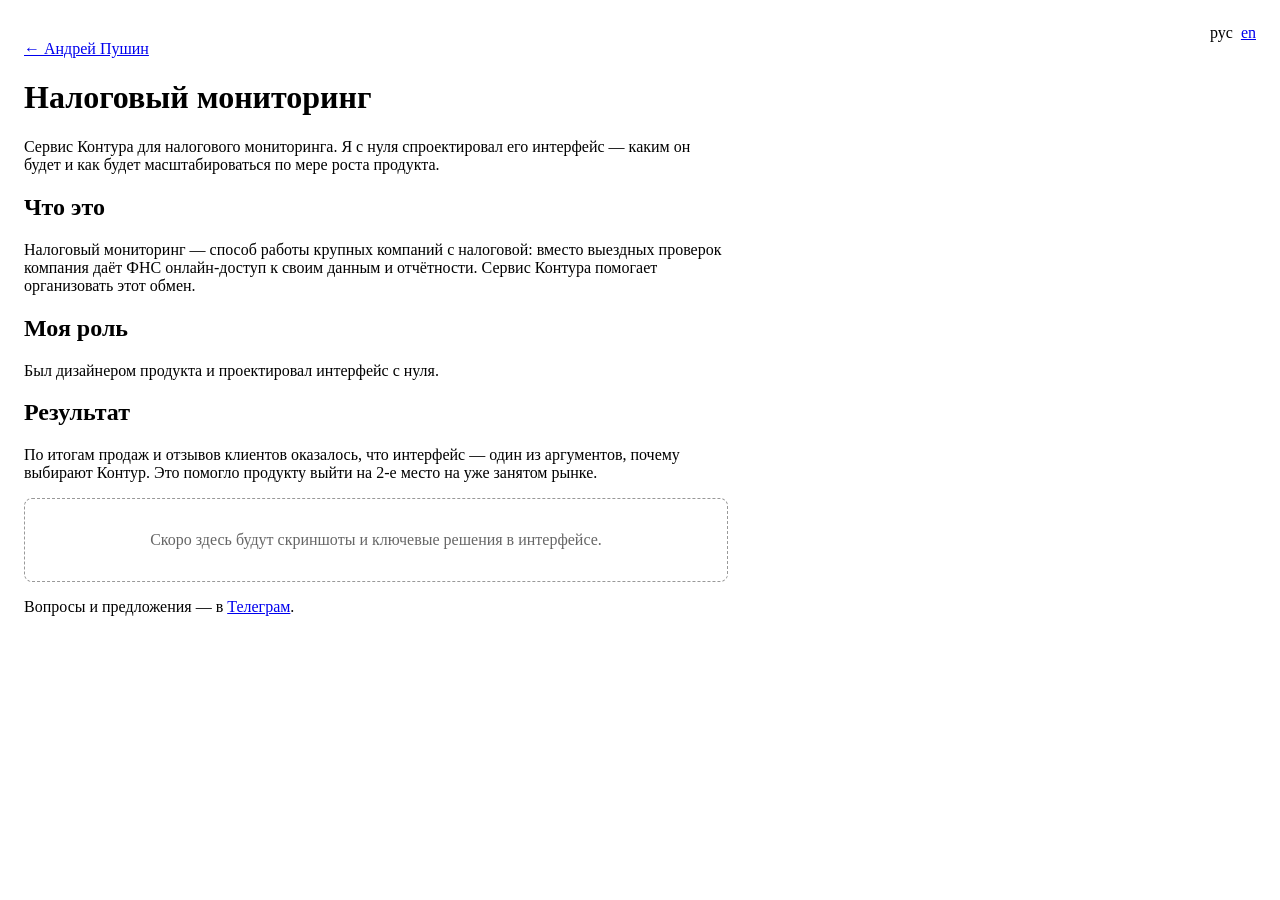
<file: cases/tax-monitoring/index.html>
<!DOCTYPE html>
<html lang="ru">
<head>
    <meta charset="UTF-8">
    <meta name="viewport" content="width=device-width, initial-scale=1.0">
    <title>Налоговый мониторинг — Андрей Пушин</title>
    <meta name="description" content="С нуля спроектировал интерфейс Налогового мониторинга в Контуре: интерфейс стал одним из аргументов клиентов и помог выйти на 2-е место.">
    <!-- Заготовка: не показывать в поиске, пока страница не готова -->
    <meta name="robots" content="noindex">
    <meta property="og:type" content="website">
    <meta property="og:locale" content="ru_RU">
    <meta property="og:url" content="https://www.pushinandrej.ru/cases/tax-monitoring/">
    <meta property="og:title" content="Налоговый мониторинг — Андрей Пушин">
    <meta property="og:description" content="С нуля спроектировал интерфейс Налогового мониторинга в Контуре: интерфейс стал одним из аргументов клиентов и помог выйти на 2-е место.">
    <meta property="og:image" content="https://www.pushinandrej.ru/photo.jpg">
    <link rel="alternate" hreflang="ru" href="https://www.pushinandrej.ru/cases/tax-monitoring/">
    <link rel="alternate" hreflang="en" href="https://www.pushinandrej.ru/en/cases/tax-monitoring/">
    <link rel="stylesheet" href="../../style.css">
</head>
<body>
    <nav class="switch">
        <span><b aria-current="page">рус</b> <a href="../../en/cases/tax-monitoring/">en</a></span>
    </nav>

    <p><a href="../../">← Андрей Пушин</a></p>

    <h1>Налоговый мониторинг</h1>

    <p>
        Сервис Контура для налогового мониторинга. Я с нуля спроектировал его интерфейс — каким он будет и как будет масштабироваться по мере роста продукта.
    </p>

    <h2>Что это</h2>

    <p>
        <!-- TODO: проверить описание продукта -->
        Налоговый мониторинг — способ работы крупных компаний с налоговой: вместо выездных проверок компания даёт ФНС онлайн-доступ к своим данным и отчётности. Сервис Контура помогает организовать этот обмен.
    </p>

    <h2>Моя роль</h2>

    <p>
        Был дизайнером продукта и проектировал интерфейс с нуля.
    </p>

    <h2>Результат</h2>

    <p>
        По итогам продаж и отзывов клиентов оказалось, что интерфейс — один из аргументов, почему выбирают Контур. Это помогло продукту выйти на 2-е место на уже занятом рынке.
    </p>

    <!-- TODO: годы проекта, команда, конкуренты, ключевые решения в интерфейсе, скриншоты (что можно показать по NDA) -->
    <p class="placeholder">Скоро здесь будут скриншоты и ключевые решения в интерфейсе.</p>

    <p>Вопросы и предложения — в <a href="https://t.me/pushinandrej">Телеграм</a>.</p>
</body>
</html>
</file>
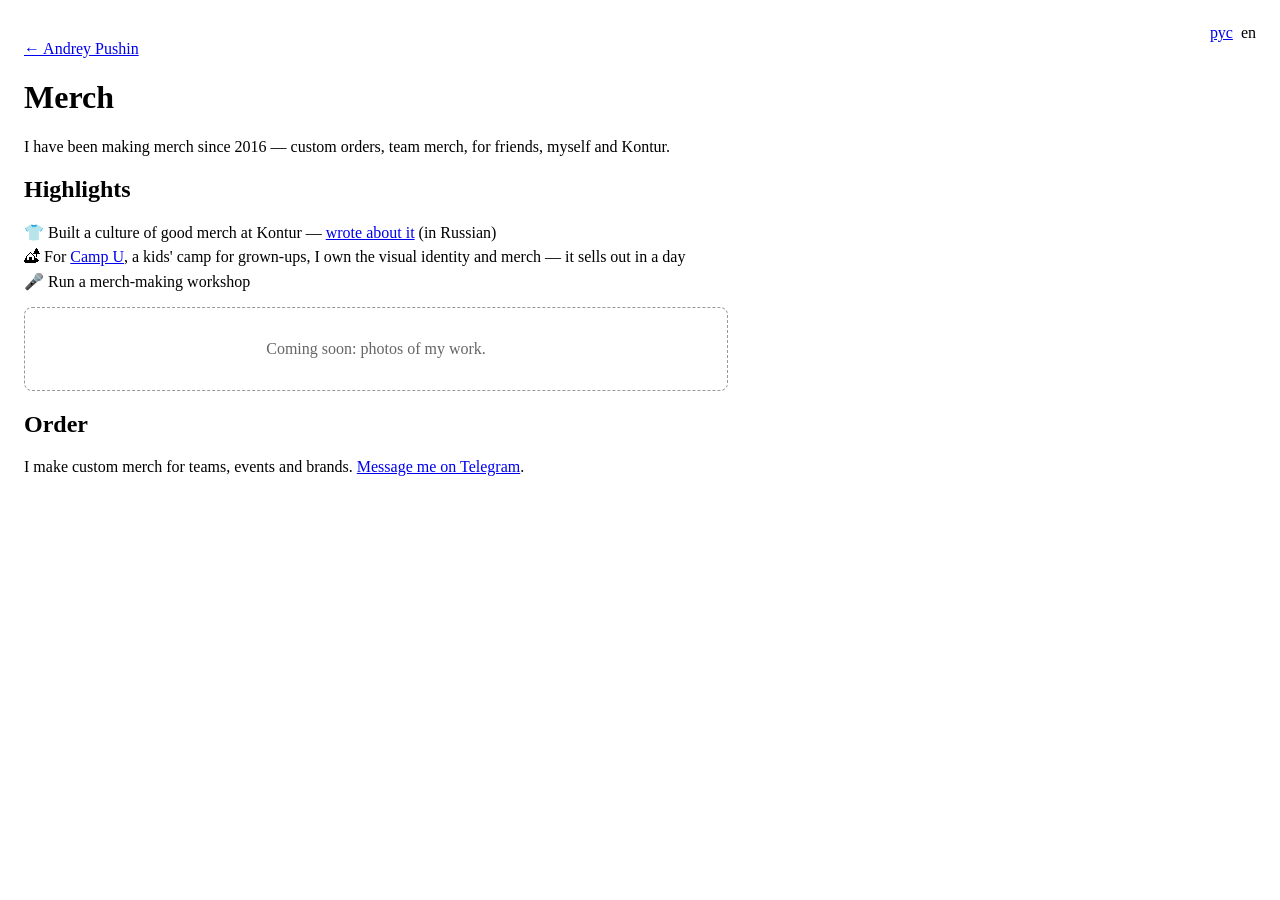
<file: en/merch/index.html>
<!DOCTYPE html>
<html lang="en">
<head>
    <meta charset="UTF-8">
    <meta name="viewport" content="width=device-width, initial-scale=1.0">
    <title>Merch — Andrey Pushin</title>
    <meta name="description" content="Custom merch for teams, events and brands. Making merch since 2016.">
    <!-- Заготовка: не показывать в поиске, пока страница не готова -->
    <meta name="robots" content="noindex">
    <meta property="og:type" content="website">
    <meta property="og:locale" content="en_GB">
    <meta property="og:url" content="https://www.pushinandrej.ru/en/merch/">
    <meta property="og:title" content="Merch — Andrey Pushin">
    <meta property="og:description" content="Custom merch for teams, events and brands. Making merch since 2016.">
    <meta property="og:image" content="https://www.pushinandrej.ru/photo.jpg">
    <link rel="alternate" hreflang="ru" href="https://www.pushinandrej.ru/merch/">
    <link rel="alternate" hreflang="en" href="https://www.pushinandrej.ru/en/merch/">
    <link rel="stylesheet" href="../../style.css">
</head>
<body>
    <nav class="switch">
        <span><a href="../../merch/">рус</a> <b aria-current="page">en</b></span>
    </nav>

    <p><a href="../">← Andrey Pushin</a></p>

    <h1>Merch</h1>

    <p>
        I have been making merch since 2016 — custom orders, team merch, for friends, myself and Kontur.
    </p>

    <h2>Highlights</h2>

    <ul class="emoji">
        <li>👕 Built a culture of good merch at Kontur — <a href="https://medium.com/@pushinandrej/%D0%BC%D0%B5%D1%80%D1%87-%D0%BC%D0%B5%D1%80%D1%87-%D0%BC%D0%B5%D1%80%D1%87-20f6f4611e32">wrote about it</a> (in Russian)</li>
        <li>🏕 For <a href="https://t.me/camp_u">Camp U</a>, a kids' camp for grown-ups, I own the visual identity and merch — it sells out in a day</li>
        <li>🎤 Run a merch-making workshop</li>
    </ul>

    <p class="placeholder">Coming soon: photos of my work.</p>

    <h2>Order</h2>

    <p>
        I make custom merch for teams, events and brands. <a href="https://t.me/pushinandrej">Message me on Telegram</a>.
    </p>
</body>
</html>
</file>
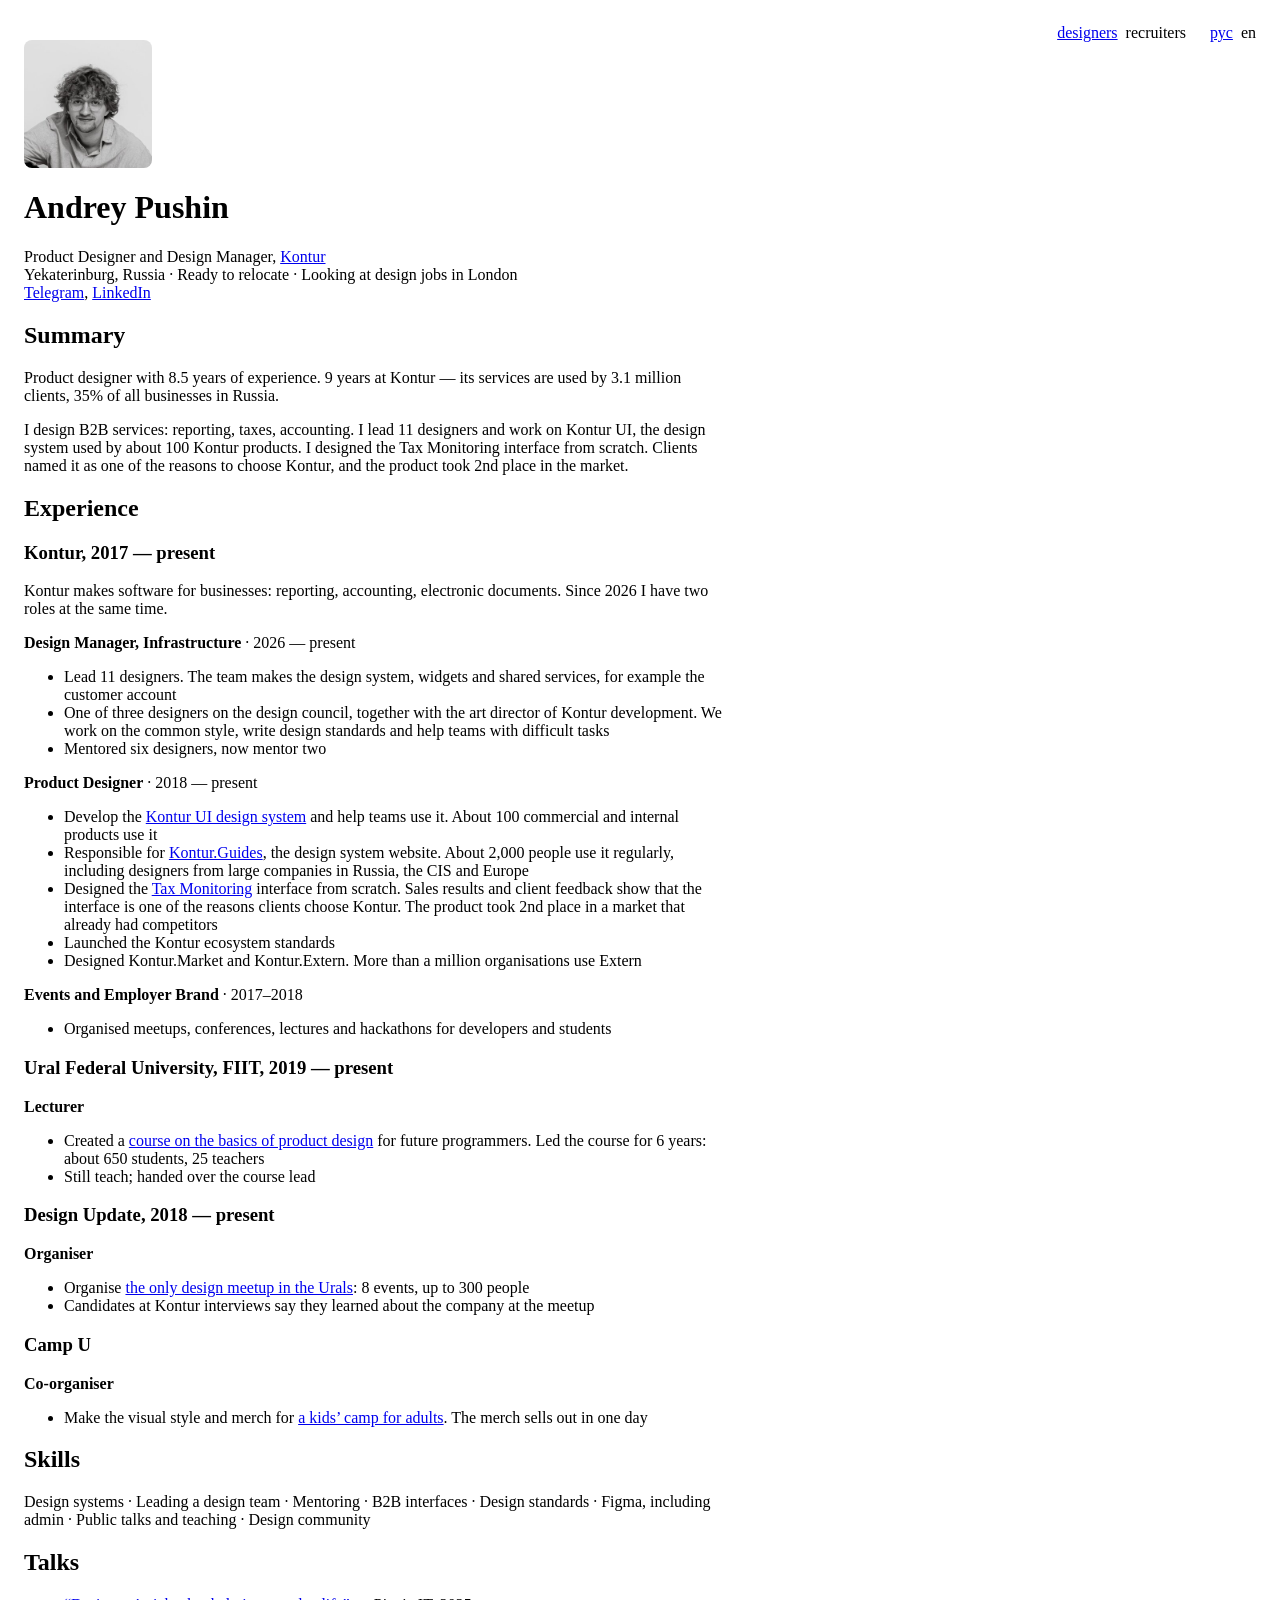
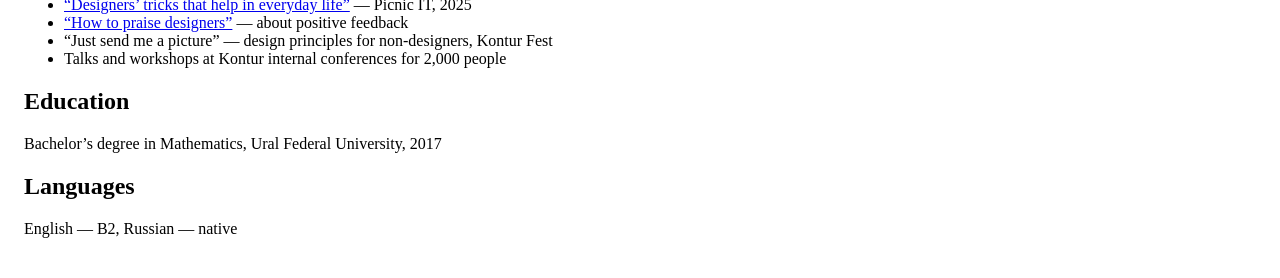
<file: en/recruiters/index.html>
<!DOCTYPE html>
<html lang="en">
<head>
    <meta charset="UTF-8">
    <meta name="viewport" content="width=device-width, initial-scale=1.0">
    <title>Andrey Pushin — CV</title>
    <meta name="description" content="Product Designer and Design Manager at Kontur. 8 years in B2B product design, lead 11 designers, work on the Kontur UI design system.">
    <meta property="og:type" content="website">
    <meta property="og:locale" content="en_GB">
    <meta property="og:url" content="https://www.pushinandrej.ru/en/recruiters/">
    <meta property="og:title" content="Andrey Pushin — CV">
    <meta property="og:description" content="Product Designer and Design Manager at Kontur. 8 years in B2B product design, lead 11 designers, work on the Kontur UI design system.">
    <meta property="og:image" content="https://www.pushinandrej.ru/photo.jpg">
    <link rel="alternate" hreflang="ru" href="https://www.pushinandrej.ru/recruiters/">
    <link rel="alternate" hreflang="en" href="https://www.pushinandrej.ru/en/recruiters/">
    <link rel="stylesheet" href="../../style.css">
</head>
<body>
    <nav class="switch">
        <span><a href="../">designers</a> <b aria-current="page">recruiters</b></span>
        <span><a href="../../recruiters/">рус</a> <b aria-current="page">en</b></span>
    </nav>

    <img class="photo" src="../../photo.jpg" alt="Andrey Pushin">

    <h1>Andrey Pushin</h1>

    <p>
        Product Designer and Design Manager, <a href="https://kontur.ru/">Kontur</a><br>
        Yekaterinburg, Russia · Ready to relocate · Looking at design jobs in London<br>
        <a href="https://t.me/pushinandrej">Telegram</a>, <a href="https://www.linkedin.com/in/pushinandrej/">LinkedIn</a>
    </p>

    <h2>Summary</h2>

    <p>
        Product designer with 8.5 years of experience. 9 years at Kontur — its services are used by 3.1 million clients, 35% of all businesses in Russia.
    </p>

    <p>
        I design B2B services: reporting, taxes, accounting. I lead 11 designers and work on Kontur UI, the design system used by about 100 Kontur products. I designed the Tax Monitoring interface from scratch. Clients named it as one of the reasons to choose Kontur, and the product took 2nd place in the market.
    </p>

    <h2>Experience</h2>

    <h3>Kontur, 2017 — present</h3>

    <p>Kontur makes software for businesses: reporting, accounting, electronic documents. Since 2026 I have two roles at the same time.</p>

    <p><b>Design Manager, Infrastructure</b> · 2026 — present</p>
    <ul>
        <li>Lead 11 designers. The team makes the design system, widgets and shared services, for example the customer account</li>
        <li>One of three designers on the design council, together with the art director of Kontur development. We work on the common style, write design standards and help teams with difficult tasks</li>
        <li>Mentored six designers, now mentor two</li>
    </ul>

    <p><b>Product Designer</b> · 2018 — present</p>
    <ul>
        <li>Develop the <a href="../cases/kontur-ui/">Kontur UI design system</a> and help teams use it. About 100 commercial and internal products use it</li>
        <li>Responsible for <a href="https://guides.kontur.ru/">Kontur.Guides</a>, the design system website. About 2,000 people use it regularly, including designers from large companies in Russia, the CIS and Europe</li>
        <li>Designed the <a href="../cases/tax-monitoring/">Tax Monitoring</a> interface from scratch. Sales results and client feedback show that the interface is one of the reasons clients choose Kontur. The product took 2nd place in a market that already had competitors</li>
        <li>Launched the Kontur ecosystem standards</li>
        <li>Designed Kontur.Market and Kontur.Extern. More than a million organisations use Extern</li>
    </ul>

    <p><b>Events and Employer Brand</b> · 2017–2018</p>
    <ul>
        <li>Organised meetups, conferences, lectures and hackathons for developers and students</li>
    </ul>

    <h3>Ural Federal University, FIIT, 2019 — present</h3>

    <p><b>Lecturer</b></p>
    <ul>
        <li>Created a <a href="../cases/fiit/">course on the basics of product design</a> for future programmers. Led the course for 6 years: about 650 students, 25 teachers</li>
        <li>Still teach; handed over the course lead</li>
    </ul>

    <h3>Design Update, 2018 — present</h3>

    <p><b>Organiser</b></p>
    <ul>
        <li>Organise <a href="../cases/design-update/">the only design meetup in the Urals</a>: 8 events, up to 300 people</li>
        <li>Candidates at Kontur interviews say they learned about the company at the meetup</li>
    </ul>

    <h3>Camp U</h3>

    <p><b>Co-organiser</b></p>
    <ul>
        <li>Make the visual style and merch for <a href="https://t.me/camp_u">a kids’ camp for adults</a>. The merch sells out in one day</li>
    </ul>

    <h2>Skills</h2>

    <p>
        Design systems · Leading a design team · Mentoring · B2B interfaces · Design standards · Figma, including admin · Public talks and teaching · Design community
    </p>

    <h2>Talks</h2>

    <ul>
        <li><a href="https://www.instagram.com/p/DObARlJjM_2/">“Designers’ tricks that help in everyday life”</a> — Picnic IT, 2025</li>
        <li><a href="https://www.youtube.com/watch?v=ip-nRP-AMJE">“How to praise designers”</a> — about positive feedback</li>
        <li>“Just send me a picture” — design principles for non-designers, Kontur Fest</li>
        <li>Talks and workshops at Kontur internal conferences for 2,000 people</li>
    </ul>

    <h2>Education</h2>

    <p>
        Bachelor’s degree in Mathematics, Ural Federal University, 2017
    </p>

    <h2>Languages</h2>

    <p>
        English — B2, Russian — native
    </p>
</body>
</html>
</file>
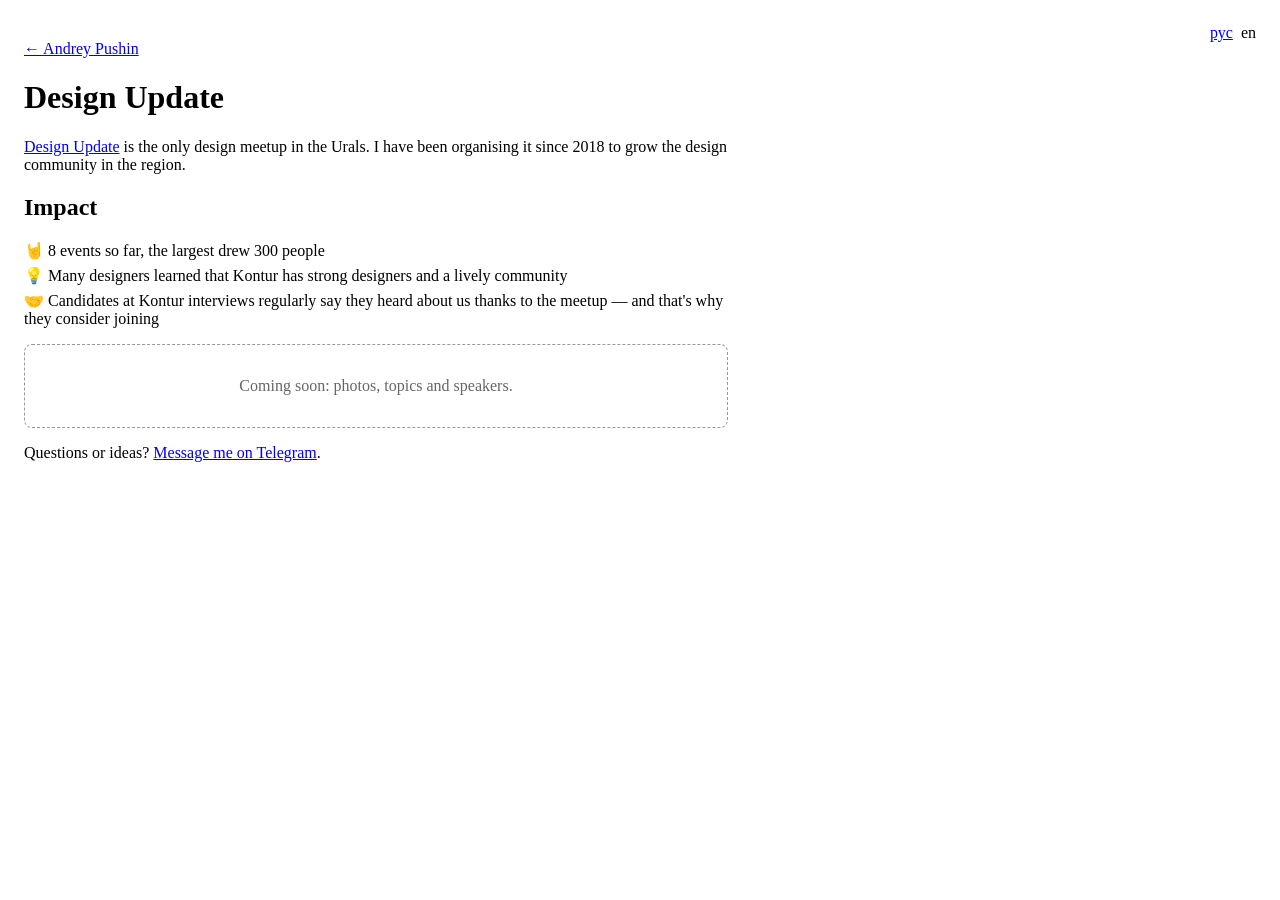
<file: en/cases/design-update/index.html>
<!DOCTYPE html>
<html lang="en">
<head>
    <meta charset="UTF-8">
    <meta name="viewport" content="width=device-width, initial-scale=1.0">
    <title>Design Update — Andrey Pushin</title>
    <meta name="description" content="Design Update, the only design meetup in the Urals: 8 events, up to 300 attendees.">
    <!-- Заготовка: не показывать в поиске, пока страница не готова -->
    <meta name="robots" content="noindex">
    <meta property="og:type" content="website">
    <meta property="og:locale" content="en_GB">
    <meta property="og:url" content="https://www.pushinandrej.ru/en/cases/design-update/">
    <meta property="og:title" content="Design Update — Andrey Pushin">
    <meta property="og:description" content="Design Update, the only design meetup in the Urals: 8 events, up to 300 attendees.">
    <meta property="og:image" content="https://www.pushinandrej.ru/photo.jpg">
    <link rel="alternate" hreflang="ru" href="https://www.pushinandrej.ru/cases/design-update/">
    <link rel="alternate" hreflang="en" href="https://www.pushinandrej.ru/en/cases/design-update/">
    <link rel="stylesheet" href="../../../style.css">
</head>
<body>
    <nav class="switch">
        <span><a href="../../../cases/design-update/">рус</a> <b aria-current="page">en</b></span>
    </nav>

    <p><a href="../../">← Andrey Pushin</a></p>

    <h1>Design Update</h1>

    <p>
        <a href="https://vk.com/designupd">Design Update</a> is the only design meetup in the Urals. I have been organising it since 2018 to grow the design community in the region.
    </p>

    <h2>Impact</h2>

    <ul class="emoji">
        <li>🤘 8 events so far, the largest drew 300 people</li>
        <li>💡 Many designers learned that Kontur has strong designers and a lively community</li>
        <li>🤝 Candidates at Kontur interviews regularly say they heard about us thanks to the meetup — and that's why they consider joining</li>
    </ul>

    <p class="placeholder">Coming soon: photos, topics and speakers.</p>

    <p>Questions or ideas? <a href="https://t.me/pushinandrej">Message me on Telegram</a>.</p>
</body>
</html>
</file>
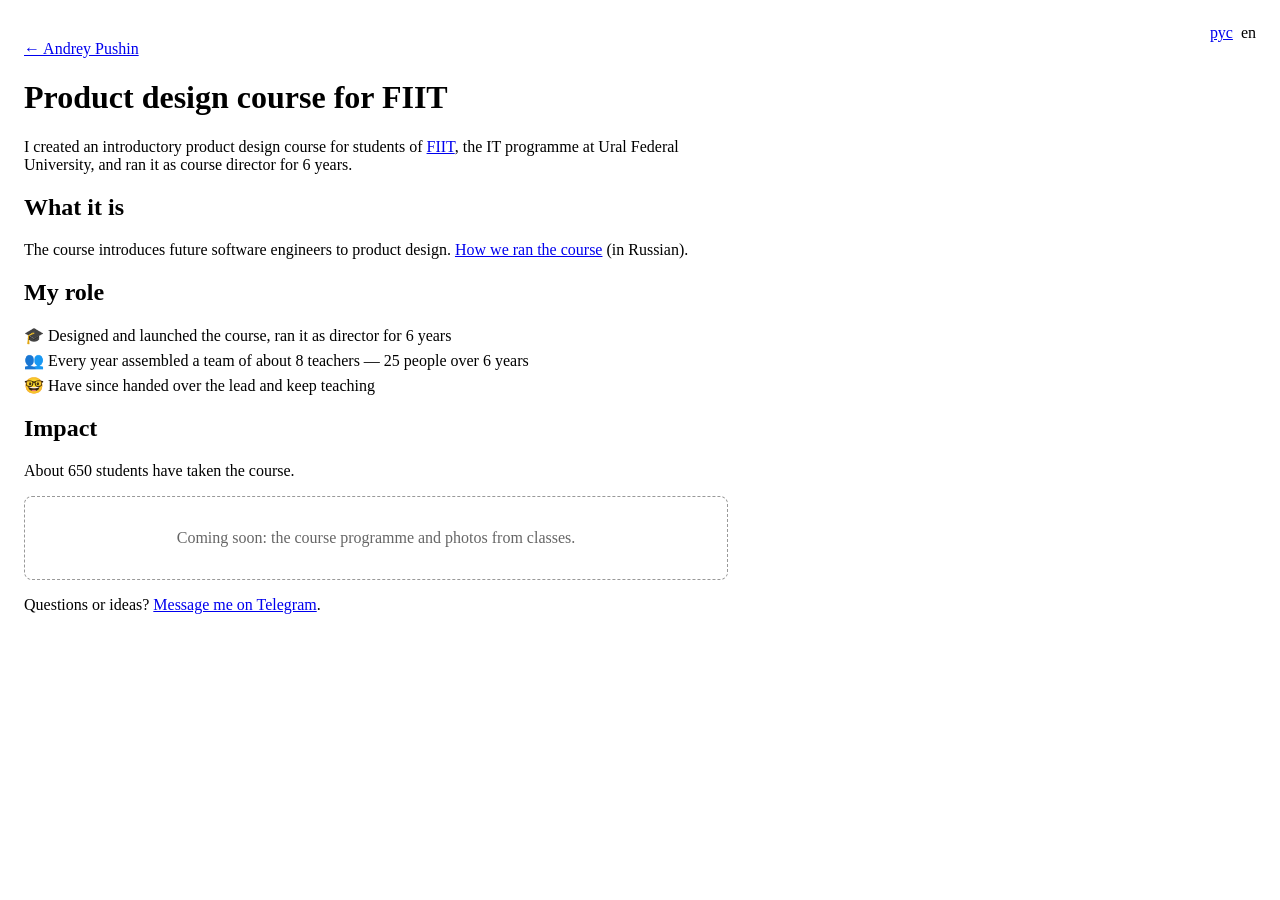
<file: en/cases/fiit/index.html>
<!DOCTYPE html>
<html lang="en">
<head>
    <meta charset="UTF-8">
    <meta name="viewport" content="width=device-width, initial-scale=1.0">
    <title>Product design course for FIIT — Andrey Pushin</title>
    <meta name="description" content="Created an introductory product design course for FIIT students at Ural Federal University: 6 years as course director, about 650 students, 25 teachers.">
    <!-- Заготовка: не показывать в поиске, пока страница не готова -->
    <meta name="robots" content="noindex">
    <meta property="og:type" content="website">
    <meta property="og:locale" content="en_GB">
    <meta property="og:url" content="https://www.pushinandrej.ru/en/cases/fiit/">
    <meta property="og:title" content="Product design course for FIIT — Andrey Pushin">
    <meta property="og:description" content="Created an introductory product design course for FIIT students at Ural Federal University: 6 years as course director, about 650 students, 25 teachers.">
    <meta property="og:image" content="https://www.pushinandrej.ru/photo.jpg">
    <link rel="alternate" hreflang="ru" href="https://www.pushinandrej.ru/cases/fiit/">
    <link rel="alternate" hreflang="en" href="https://www.pushinandrej.ru/en/cases/fiit/">
    <link rel="stylesheet" href="../../../style.css">
</head>
<body>
    <nav class="switch">
        <span><a href="../../../cases/fiit/">рус</a> <b aria-current="page">en</b></span>
    </nav>

    <p><a href="../../">← Andrey Pushin</a></p>

    <h1>Product design course for FIIT</h1>

    <p>
        I created an introductory product design course for students of <a href="https://vk.com/fiiturfu">FIIT</a>, the IT programme at Ural Federal University, and ran it as course director for 6 years.
    </p>

    <h2>What it is</h2>

    <p>
        The course introduces future software engineers to product design. <a href="https://vk.com/@fiiturfu-kak-my-proveli-kurs-po-osnovam-dizaina-dlya-programmistov">How we ran the course</a> (in Russian).
    </p>

    <h2>My role</h2>

    <ul class="emoji">
        <li>🎓 Designed and launched the course, ran it as director for 6 years</li>
        <li>👥 Every year assembled a team of about 8 teachers — 25 people over 6 years</li>
        <li>🤓 Have since handed over the lead and keep teaching</li>
    </ul>

    <h2>Impact</h2>

    <p>
        About 650 students have taken the course.
    </p>

    <p class="placeholder">Coming soon: the course programme and photos from classes.</p>

    <p>Questions or ideas? <a href="https://t.me/pushinandrej">Message me on Telegram</a>.</p>
</body>
</html>
</file>
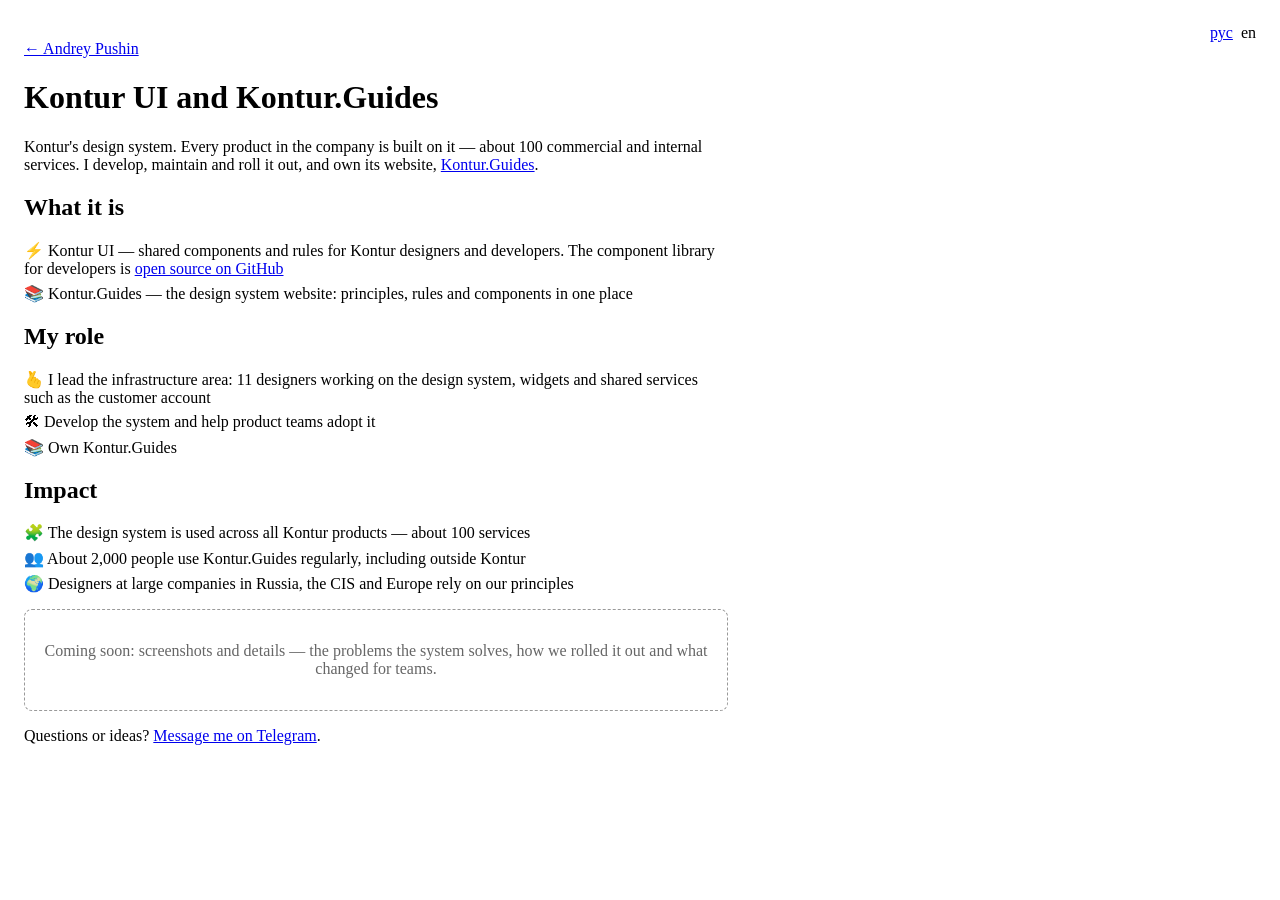
<file: en/cases/kontur-ui/index.html>
<!DOCTYPE html>
<html lang="en">
<head>
    <meta charset="UTF-8">
    <meta name="viewport" content="width=device-width, initial-scale=1.0">
    <title>Kontur UI and Kontur.Guides — Andrey Pushin</title>
    <meta name="description" content="Kontur's design system: about 100 products, the Kontur.Guides website, about 2,000 regular users.">
    <!-- Заготовка: не показывать в поиске, пока страница не готова -->
    <meta name="robots" content="noindex">
    <meta property="og:type" content="website">
    <meta property="og:locale" content="en_GB">
    <meta property="og:url" content="https://www.pushinandrej.ru/en/cases/kontur-ui/">
    <meta property="og:title" content="Kontur UI and Kontur.Guides — Andrey Pushin">
    <meta property="og:description" content="Kontur's design system: about 100 products, the Kontur.Guides website, about 2,000 regular users.">
    <meta property="og:image" content="https://www.pushinandrej.ru/photo.jpg">
    <link rel="alternate" hreflang="ru" href="https://www.pushinandrej.ru/cases/kontur-ui/">
    <link rel="alternate" hreflang="en" href="https://www.pushinandrej.ru/en/cases/kontur-ui/">
    <link rel="stylesheet" href="../../../style.css">
</head>
<body>
    <nav class="switch">
        <span><a href="../../../cases/kontur-ui/">рус</a> <b aria-current="page">en</b></span>
    </nav>

    <p><a href="../../">← Andrey Pushin</a></p>

    <h1>Kontur UI and Kontur.Guides</h1>

    <p>
        Kontur's design system. Every product in the company is built on it — about 100 commercial and internal services. I develop, maintain and roll it out, and own its website, <a href="https://guides.kontur.ru/">Kontur.Guides</a>.
    </p>

    <h2>What it is</h2>

    <ul class="emoji">
        <li>⚡️ Kontur UI — shared components and rules for Kontur designers and developers. The component library for developers is <a href="https://github.com/skbkontur/retail-ui">open source on GitHub</a></li>
        <li>📚 Kontur.Guides — the design system website: principles, rules and components in one place</li>
    </ul>

    <h2>My role</h2>

    <ul class="emoji">
        <li>🫰 I lead the infrastructure area: 11 designers working on the design system, widgets and shared services such as the customer account</li>
        <li>🛠 Develop the system and help product teams adopt it</li>
        <li>📚 Own Kontur.Guides</li>
    </ul>

    <h2>Impact</h2>

    <ul class="emoji">
        <li>🧩 The design system is used across all Kontur products — about 100 services</li>
        <li>👥 About 2,000 people use Kontur.Guides regularly, including outside Kontur</li>
        <li>🌍 Designers at large companies in Russia, the CIS and Europe rely on our principles</li>
    </ul>

    <p class="placeholder">Coming soon: screenshots and details — the problems the system solves, how we rolled it out and what changed for teams.</p>

    <p>Questions or ideas? <a href="https://t.me/pushinandrej">Message me on Telegram</a>.</p>
</body>
</html>
</file>
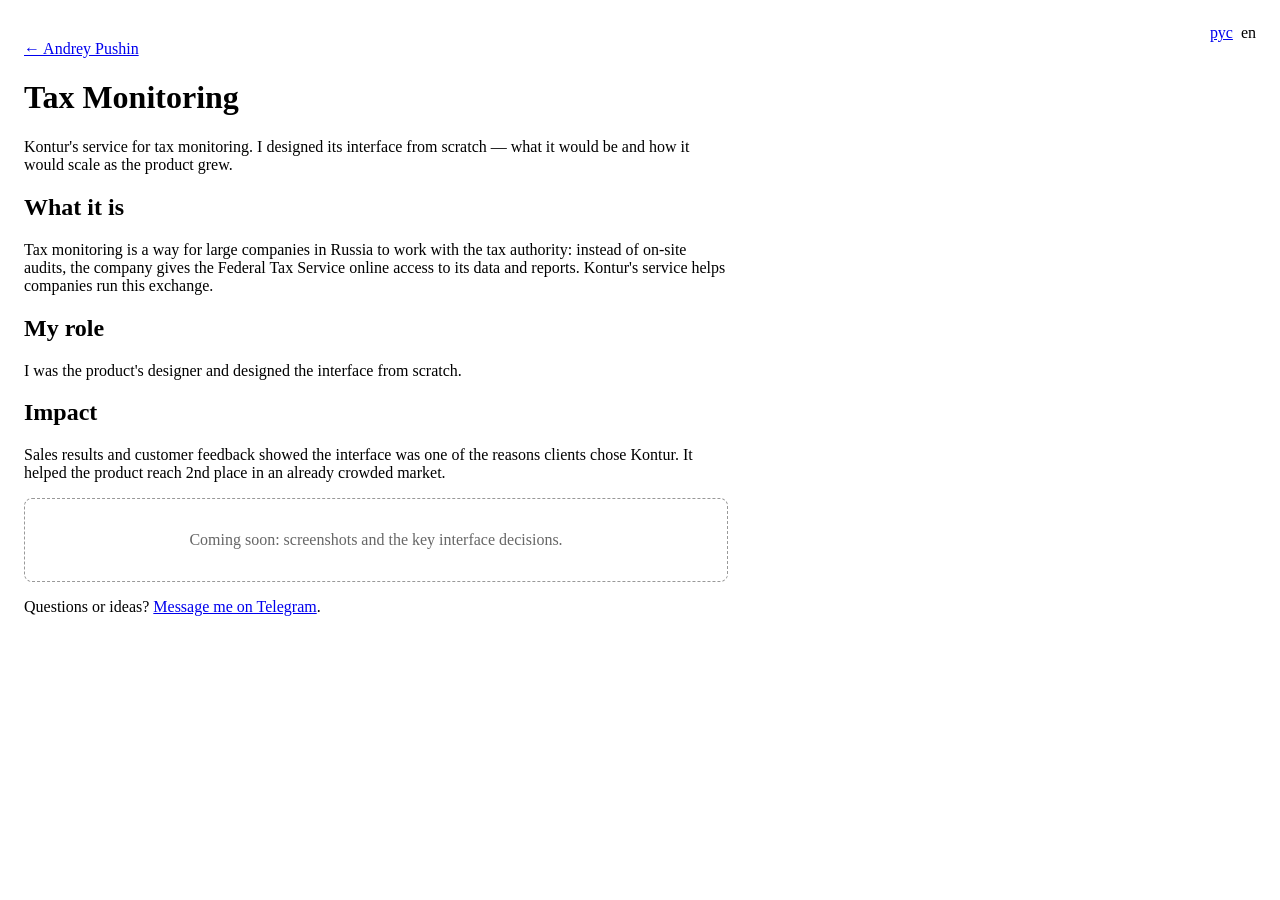
<file: en/cases/tax-monitoring/index.html>
<!DOCTYPE html>
<html lang="en">
<head>
    <meta charset="UTF-8">
    <meta name="viewport" content="width=device-width, initial-scale=1.0">
    <title>Tax Monitoring — Andrey Pushin</title>
    <meta name="description" content="Designed Kontur's Tax Monitoring interface from scratch: the interface became one of the reasons clients chose us and helped reach 2nd place.">
    <!-- Заготовка: не показывать в поиске, пока страница не готова -->
    <meta name="robots" content="noindex">
    <meta property="og:type" content="website">
    <meta property="og:locale" content="en_GB">
    <meta property="og:url" content="https://www.pushinandrej.ru/en/cases/tax-monitoring/">
    <meta property="og:title" content="Tax Monitoring — Andrey Pushin">
    <meta property="og:description" content="Designed Kontur's Tax Monitoring interface from scratch: the interface became one of the reasons clients chose us and helped reach 2nd place.">
    <meta property="og:image" content="https://www.pushinandrej.ru/photo.jpg">
    <link rel="alternate" hreflang="ru" href="https://www.pushinandrej.ru/cases/tax-monitoring/">
    <link rel="alternate" hreflang="en" href="https://www.pushinandrej.ru/en/cases/tax-monitoring/">
    <link rel="stylesheet" href="../../../style.css">
</head>
<body>
    <nav class="switch">
        <span><a href="../../../cases/tax-monitoring/">рус</a> <b aria-current="page">en</b></span>
    </nav>

    <p><a href="../../">← Andrey Pushin</a></p>

    <h1>Tax Monitoring</h1>

    <p>
        Kontur's service for tax monitoring. I designed its interface from scratch — what it would be and how it would scale as the product grew.
    </p>

    <h2>What it is</h2>

    <p>
        Tax monitoring is a way for large companies in Russia to work with the tax authority: instead of on-site audits, the company gives the Federal Tax Service online access to its data and reports. Kontur's service helps companies run this exchange.
    </p>

    <h2>My role</h2>

    <p>
        I was the product's designer and designed the interface from scratch.
    </p>

    <h2>Impact</h2>

    <p>
        Sales results and customer feedback showed the interface was one of the reasons clients chose Kontur. It helped the product reach 2nd place in an already crowded market.
    </p>

    <p class="placeholder">Coming soon: screenshots and the key interface decisions.</p>

    <p>Questions or ideas? <a href="https://t.me/pushinandrej">Message me on Telegram</a>.</p>
</body>
</html>
</file>
<file: style.css>
/* Общие стили для всех страниц сайта */
body {
    max-width: 44em;
    margin: 0;
    padding: 1.5em;
}
ul.emoji {
    list-style: none;
    padding-left: 0;
}
ul.emoji li {
    margin-bottom: 0.4em;
}

/* Переключалки в правом верхнем углу: для кого страница и язык */
nav.switch {
    position: absolute;
    top: 1.5em;
    right: 1.5em;
    display: flex;
    gap: 1.5em;
}
nav.switch span {
    display: flex;
    gap: 0.5em;
}
nav.switch b {
    font-weight: normal;
}
@media (max-width: 40em) {
    nav.switch {
        position: static;
        justify-content: flex-end;
    }
}

/* Фото на главной: небольшое, скругление 8px */
img.photo {
    display: block;
    width: 128px;
    height: 128px;
    border-radius: 8px;
    margin-top: 1em;
}

/* Заглушка на внутренних страницах: «скоро здесь будут…» */
p.placeholder {
    border: 1px dashed #999;
    border-radius: 8px;
    padding: 2em 1em;
    color: #666;
    text-align: center;
}
</file>
